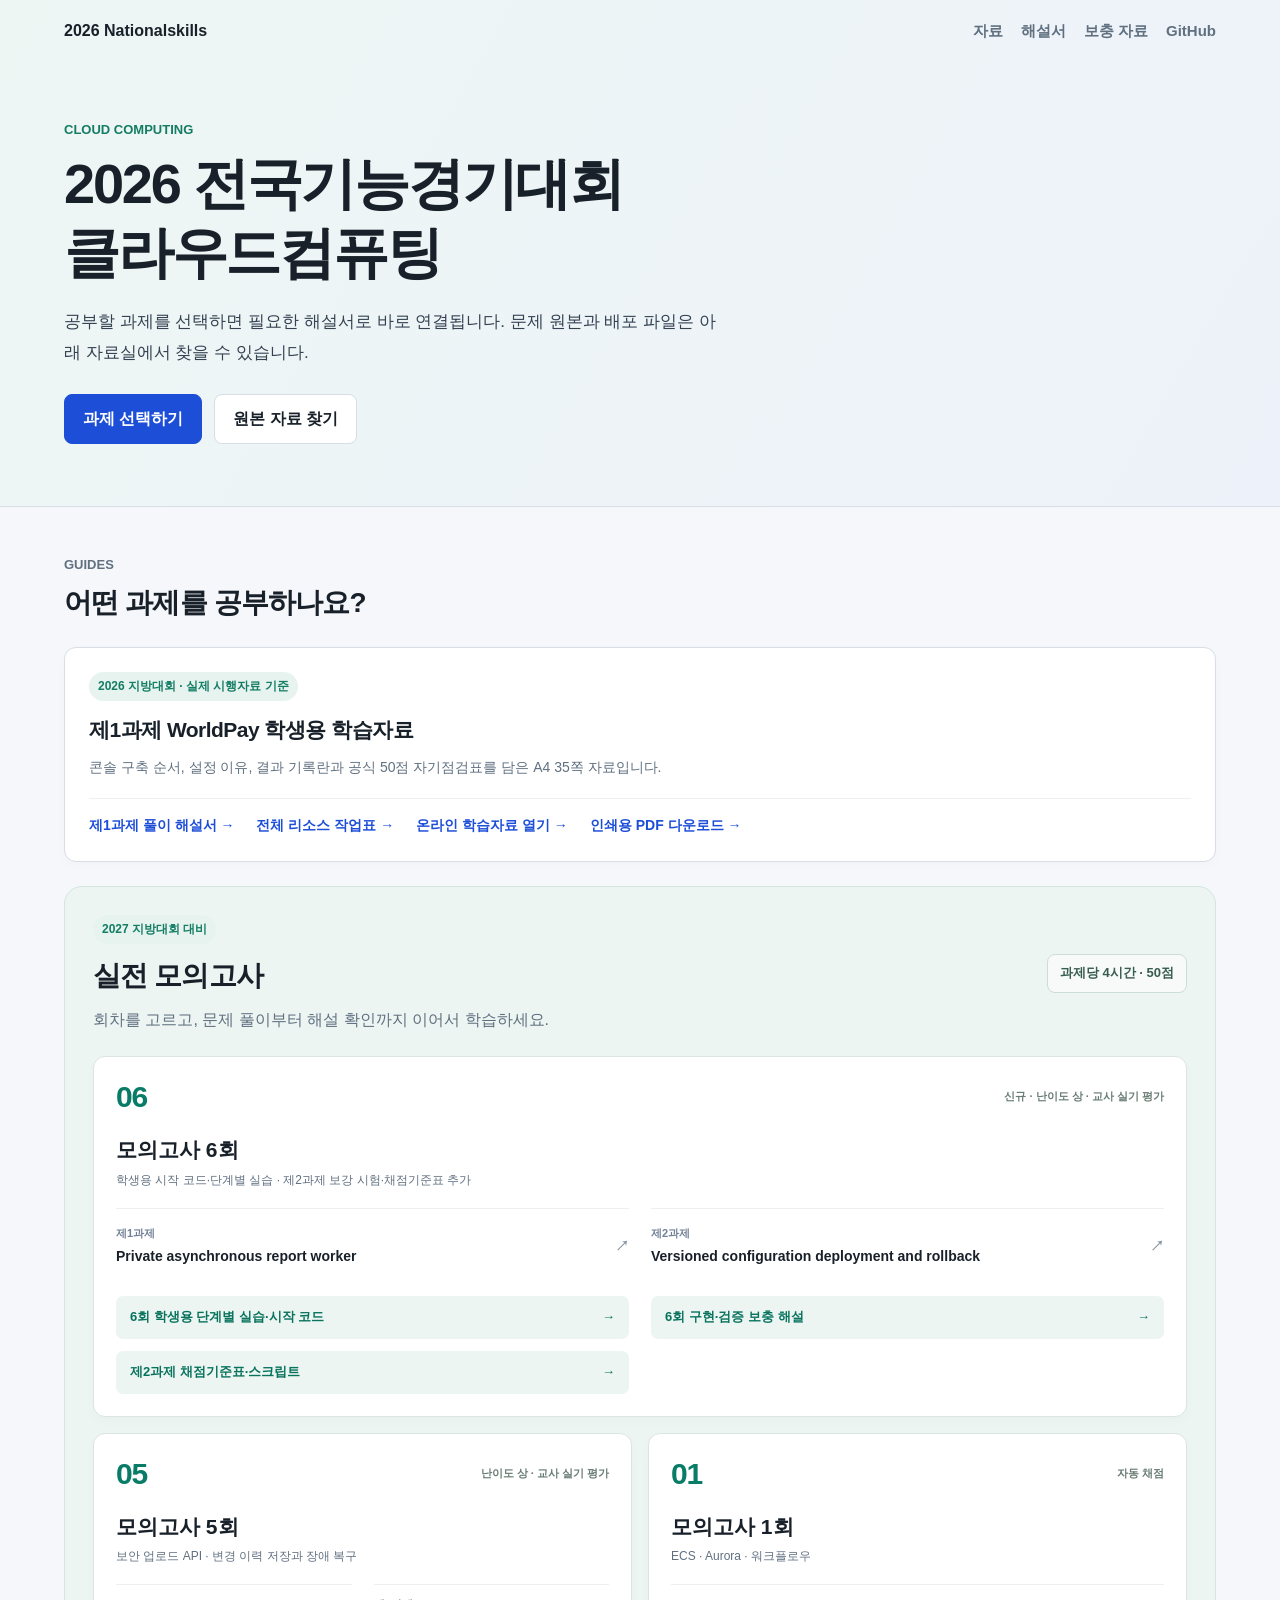
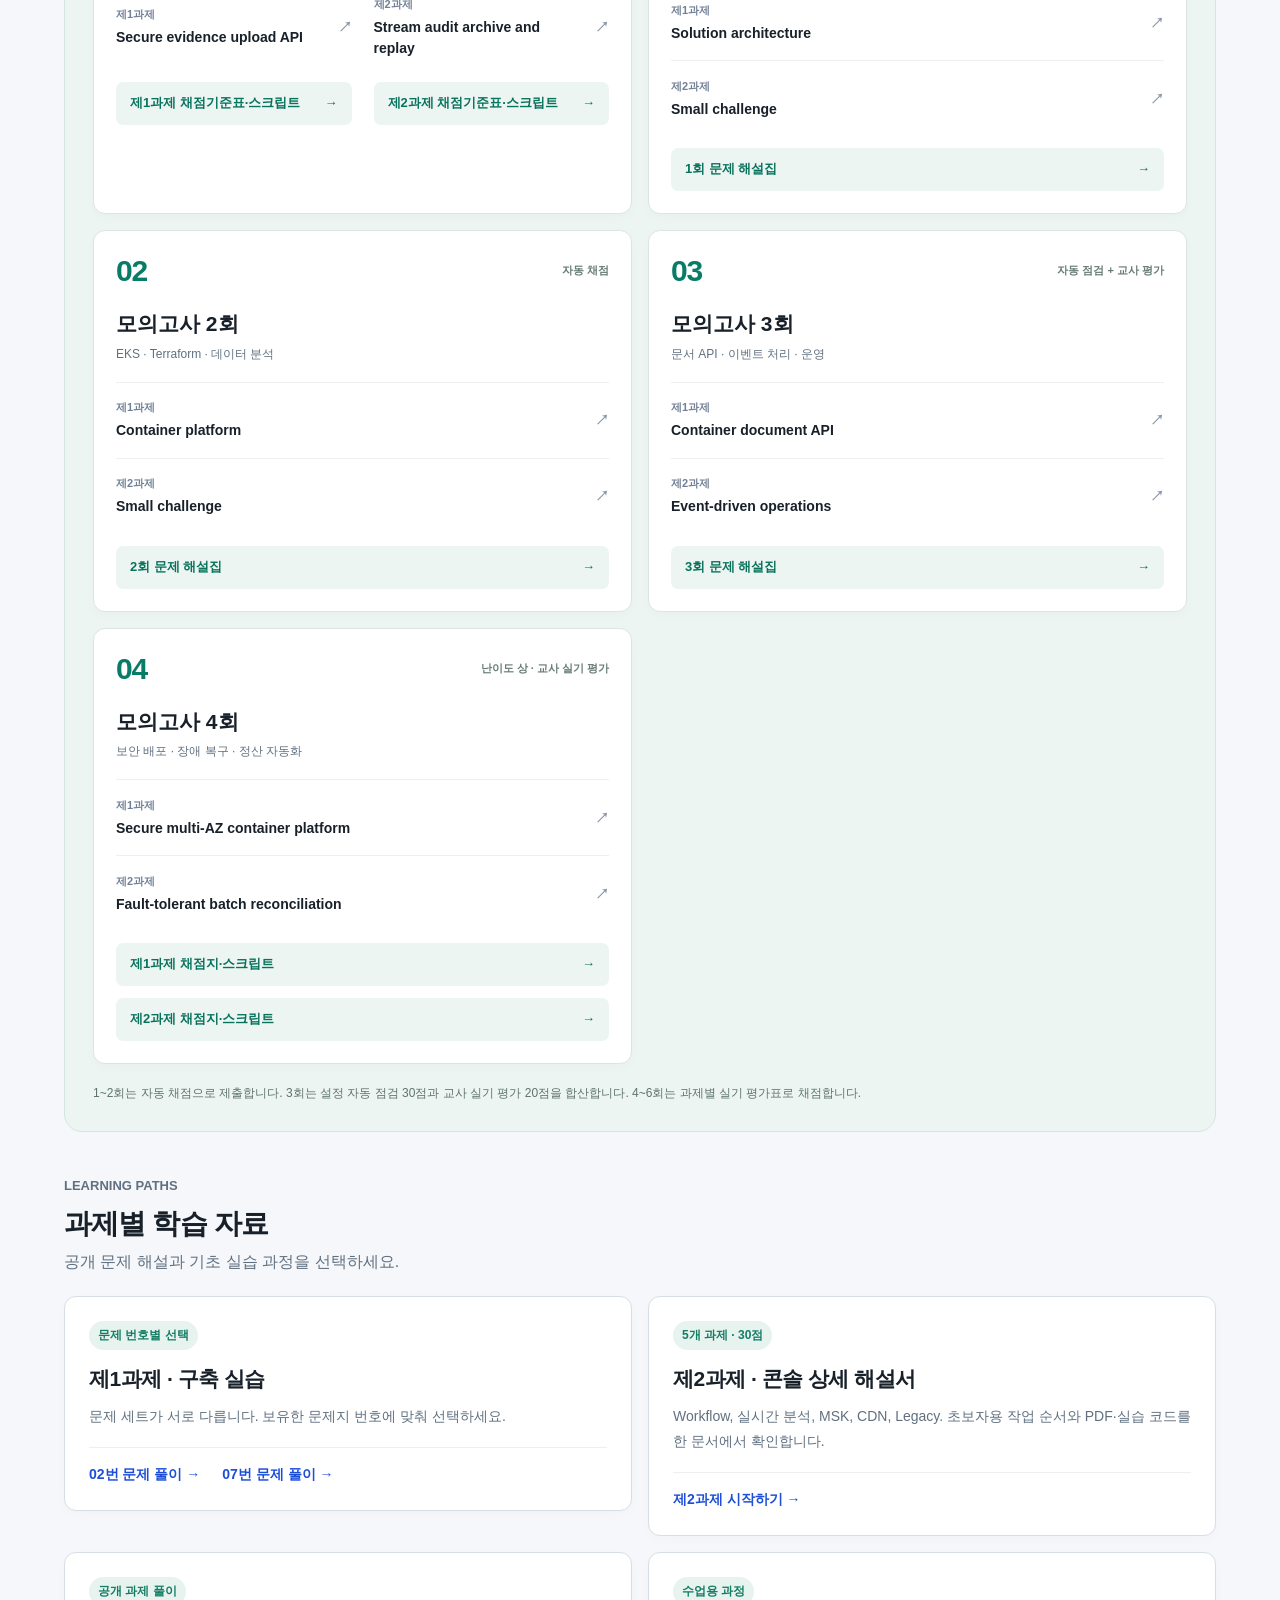
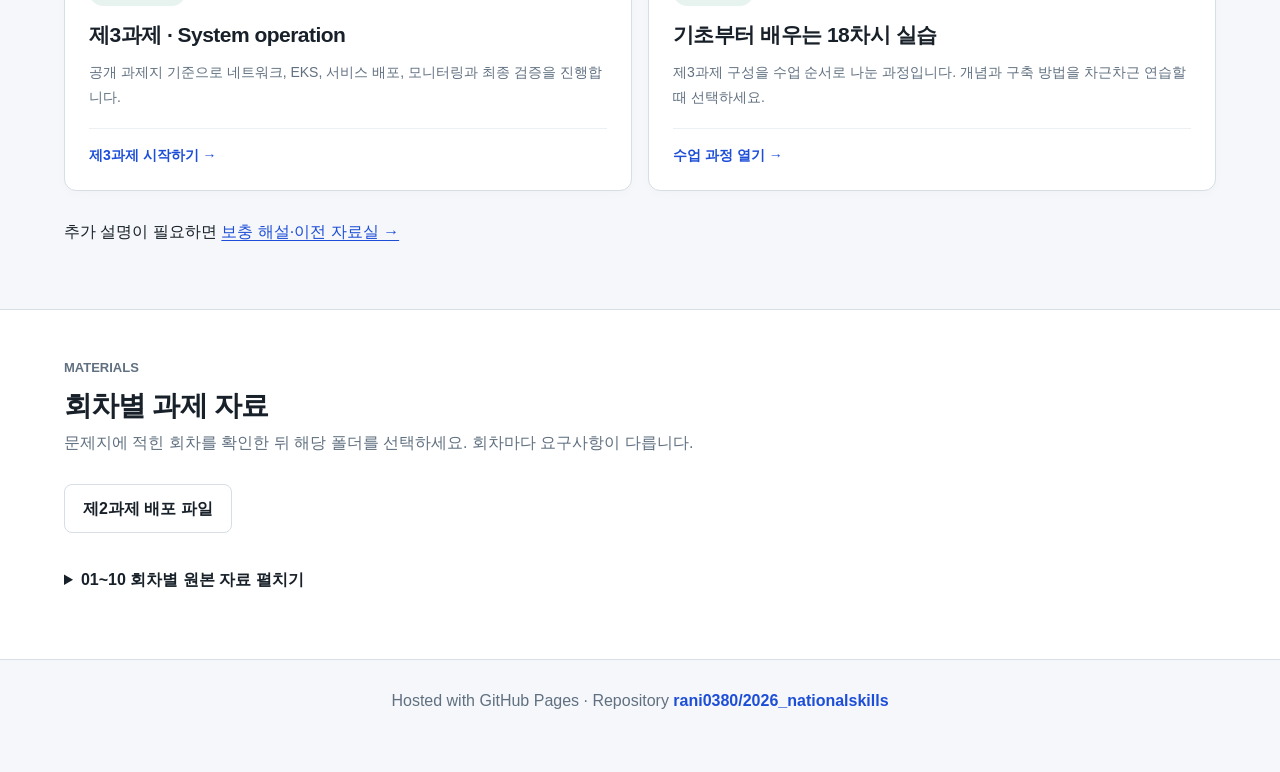
<file: index.html>
<!doctype html>
<html lang="ko">
  <head>
    <meta charset="utf-8">
    <meta name="viewport" content="width=device-width, initial-scale=1">
    <title>2026 전국기능경기대회 클라우드컴퓨팅</title>
    <meta
      name="description"
      content="2026 전국기능경기대회 클라우드컴퓨팅 과제 자료, 풀이해설서, 이론설명서 모음">
    <link rel="stylesheet" href="assets/site.css">
  <style>
/* Homepage layout */
.home-page { background:#f5f7fa; }
.home-page .site-header { background:linear-gradient(120deg,#eef6f4 0%,#edf2fa 100%); }
.home-page .nav,.home-page .hero,.home-page .section { max-width:1200px; }
.home-page .hero { padding:58px 24px 62px; }
.home-page .hero h1 { font-size:clamp(32px,4.4vw,56px); line-height:1.22; letter-spacing:-.04em; }
.home-page .hero-copy { max-width:660px; font-size:17px; line-height:1.8; }
.home-page .hero-actions { margin-top:26px; }
.home-page .section { padding-top:48px; padding-bottom:48px; }
.home-page .section-heading h2 { font-size:28px; letter-spacing:-.03em; }
.home-page .guide-grid { display:block; }
.mock-section { padding:28px; border:1px solid #d4e4df; border-radius:18px; background:#edf5f2; }
.mock-heading { display:flex; justify-content:space-between; gap:20px; align-items:center; margin-bottom:24px; }
.mock-heading h3 { margin:10px 0 8px; font-size:28px; letter-spacing:-.03em; }
.mock-heading p { margin:0; color:var(--muted); }
.exam-meta { flex-shrink:0; padding:8px 12px; border:1px solid #ccddd6; border-radius:8px; background:#ffffff90; font-size:13px; color:#385c50; font-weight:700; }
.round-grid { display:grid; grid-template-columns:repeat(2,minmax(0,1fr)); gap:16px; }
.round-card { min-width:0; padding:22px; border:1px solid #dce5e1; border-radius:12px; background:white; box-shadow:0 4px 12px #173c2b05; }
.round-top { display:flex; align-items:center; justify-content:space-between; gap:8px; }
.round-number { color:#087c66; font-size:30px; font-weight:800; line-height:1.2; letter-spacing:-.04em; }
.round-grading { color:#687c73; font-size:11px; font-weight:700; }
.round-card h4 { margin:18px 0 4px; font-size:21px; }
.round-description { margin:0 0 18px; color:var(--muted); font-size:12px; }
.exam-link { display:flex; align-items:center; justify-content:space-between; gap:12px; min-height:76px; padding:12px 0; border-top:1px solid #edf0f3; font-size:14px; font-weight:650; line-height:1.45; overflow-wrap:anywhere; }
.exam-link small { display:block; margin-bottom:4px; color:#728096; font-size:11px; font-weight:600; }
.exam-link>span:last-child { color:#8895a5; }
.exam-link:hover { color:var(--blue); }
.solution-link { display:flex; align-items:center; justify-content:space-between; gap:10px; margin-top:12px; padding:11px 14px; border-radius:7px; background:#edf5f2; color:#08735d; font-size:13px; font-weight:800; }
.solution-link:hover { background:#dceee6; }
.round-grid .latest-round { grid-column: 1 / -1; }
.latest-round-links { display:grid; grid-template-columns:repeat(2,minmax(0,1fr)); gap:0 22px; }
@media(max-width:720px) {
  .latest-round-links { grid-template-columns:1fr; }
}
.grading-note { margin:20px 0 0; color:#5e746a; font-size:12px; }
.home-page .course-heading { margin-top:44px; margin-bottom:22px; }
.home-page .course-grid { display:grid; grid-template-columns:repeat(2,minmax(0,1fr)); gap:16px; align-items:start; }
.home-page .guide-card { min-height:0; justify-content:flex-start; gap:18px; padding:24px; border-radius:12px; box-shadow:0 3px 12px #172c4805; }
.home-page .guide-card h3 { margin:12px 0 8px; font-size:21px; letter-spacing:-.025em; }
.home-page .guide-card p { margin:0; font-size:14px; line-height:1.8; }
.home-page .guide-actions { flex-direction:row; flex-wrap:wrap; gap:10px 22px; padding-top:15px; border-top:1px solid #edf0f3; }
.home-page .guide-actions a { font-size:14px; }
.home-page .band { max-width:none; padding-left:max(24px,calc((100vw - 1200px)/2 + 24px)); padding-right:max(24px,calc((100vw - 1200px)/2 + 24px)); }
.home-page .material-card { min-height:150px; border-radius:10px; }
@media(max-width:900px) {
  .round-grid { gap:12px; }
  .round-card { padding:16px; }
  .mock-section { padding:22px; }
}
@media(max-width:720px) {
  .round-grid { grid-template-columns:1fr; }
  .mock-heading { align-items:flex-start; flex-direction:column; gap:14px; }
  .round-card { padding:20px; }
  .home-page .course-grid { grid-template-columns:1fr; }
  .home-page .hero { padding-top:38px; padding-bottom:42px; }
  .home-page .section { padding-top:34px; padding-bottom:34px; }
  .mock-section { padding:18px; }
  .round-card h4 { margin-top:10px; }
  .exam-link { min-height:68px; }
  .home-page .nav-links { flex-wrap:wrap; gap:10px 18px; }
}
@media(prefers-reduced-motion:reduce) {
  .home-page { scroll-behavior:auto; }
  html:has(.home-page) { scroll-behavior:auto; }
  .home-page .material-card { transition:none; }
}
</style>
  </head>
  <body class="home-page">
    <header class="site-header">
      <nav class="nav" aria-label="주요 링크">
        <a class="brand" href="./">2026 Nationalskills</a>
        <div class="nav-links">
          <a href="#materials">자료</a>
          <a href="#guides">해설서</a>
          <a href="library.html">보충 자료</a>
          <a href="https://github.com/rani0380/2026_nationalskills">GitHub</a>
        </div>
      </nav>

      <section class="hero" aria-labelledby="hero-title">
        <p class="eyebrow">Cloud Computing</p>
        <h1 id="hero-title">
          <span>2026 전국기능경기대회</span>
          <span>클라우드컴퓨팅</span>
        </h1>
        <p class="hero-copy">
          공부할 과제를 선택하면 필요한 해설서로 바로 연결됩니다. 문제 원본과 배포 파일은 아래 자료실에서 찾을 수 있습니다.
        </p>
        <div class="hero-actions" aria-label="빠른 이동"><a class="button primary" href="#guides">과제 선택하기</a><a class="button" href="#materials">원본 자료 찾기</a></div>
      </section>
    </header>

    <main>
      <section class="section" id="guides" aria-labelledby="guides-title">
        <div class="section-heading">
          <p class="section-kicker">Guides</p>
          <h2 id="guides-title">어떤 과제를 공부하나요?</h2>
        </div>

        <div class="guide-grid">
<article class="guide-card" style="margin-bottom:24px"><div><span class="badge">2026 지방대회 · 실제 시행자료 기준</span><h3>제1과제 WorldPay 학생용 학습자료</h3><p>콘솔 구축 순서, 설정 이유, 결과 기록란과 공식 50점 자기점검표를 담은 A4 35쪽 자료입니다.</p></div><div class="guide-actions"><a href="guide.html?doc=local2026t1solutions">제1과제 풀이 해설서 →</a><a href="guide.html?doc=local2026resources">전체 리소스 작업표 →</a><a href="guide.html?doc=local2026t1worksheet">온라인 학습자료 열기 →</a><a href="downloads/worksheets/2026-local-task1-student.pdf" download>인쇄용 PDF 다운로드 →</a></div></article>
<section class="mock-section" aria-labelledby="mock-title">
  <div class="mock-heading"><div><span class="badge">2027 지방대회 대비</span><h3 id="mock-title">실전 모의고사</h3><p>회차를 고르고, 문제 풀이부터 해설 확인까지 이어서 학습하세요.</p></div><span class="exam-meta">과제당 4시간 · 50점</span></div>
  <div class="round-grid">
    <article class="round-card latest-round">
      <div class="round-top"><span class="round-number">06</span><span class="round-grading">신규 · 난이도 상 · 교사 실기 평가</span></div>
      <h4>모의고사 6회</h4><p class="round-description">학생용 시작 코드·단계별 실습 · 제2과제 보강 시험·채점기준표 추가</p>
      <div class="latest-round-links">
        <a class="exam-link" href="guide.html?doc=mock6t1"><span><small>제1과제</small>Private asynchronous report worker</span><span aria-hidden="true">↗</span></a>
        <a class="exam-link" href="guide.html?doc=mock6t2"><span><small>제2과제</small>Versioned configuration deployment and rollback</span><span aria-hidden="true">↗</span></a>
        <a class="solution-link" href="guide.html?doc=mock6lab">6회 학생용 단계별 실습·시작 코드 <span aria-hidden="true">→</span></a>
        <a class="solution-link" href="guide.html?doc=mock6solutions">6회 구현·검증 보충 해설 <span aria-hidden="true">→</span></a>
        <a class="solution-link" href="guide.html?doc=mock6mark2">제2과제 채점기준표·스크립트 <span aria-hidden="true">→</span></a>
      </div>
    </article>
    <article class="round-card">
      <div class="round-top"><span class="round-number">05</span><span class="round-grading">난이도 상 · 교사 실기 평가</span></div>
      <h4>모의고사 5회</h4><p class="round-description">보안 업로드 API · 변경 이력 저장과 장애 복구</p>
      <div class="latest-round-links">
        <a class="exam-link" href="guide.html?doc=mock5t1"><span><small>제1과제</small>Secure evidence upload API</span><span aria-hidden="true">↗</span></a>
        <a class="exam-link" href="guide.html?doc=mock5t2"><span><small>제2과제</small>Stream audit archive and replay</span><span aria-hidden="true">↗</span></a>
        <a class="solution-link" href="guide.html?doc=mock5mark1">제1과제 채점기준표·스크립트 <span aria-hidden="true">→</span></a>
        <a class="solution-link" href="guide.html?doc=mock5mark2">제2과제 채점기준표·스크립트 <span aria-hidden="true">→</span></a>
      </div>
    </article>
    <article class="round-card">
      <div class="round-top"><span class="round-number">01</span><span class="round-grading">자동 채점</span></div>
      <h4>모의고사 1회</h4><p class="round-description">ECS · Aurora · 워크플로우</p>
      <a class="exam-link" href="guide.html?doc=mock1t1"><span><small>제1과제</small>Solution architecture</span><span aria-hidden="true">↗</span></a>
      <a class="exam-link" href="guide.html?doc=mock1t2"><span><small>제2과제</small>Small challenge</span><span aria-hidden="true">↗</span></a>
      <a class="solution-link" href="guide.html?doc=mock1solutions">1회 문제 해설집 <span aria-hidden="true">→</span></a>
    </article>
    <article class="round-card">
      <div class="round-top"><span class="round-number">02</span><span class="round-grading">자동 채점</span></div>
      <h4>모의고사 2회</h4><p class="round-description">EKS · Terraform · 데이터 분석</p>
      <a class="exam-link" href="guide.html?doc=mock2t1"><span><small>제1과제</small>Container platform</span><span aria-hidden="true">↗</span></a>
      <a class="exam-link" href="guide.html?doc=mock2t2"><span><small>제2과제</small>Small challenge</span><span aria-hidden="true">↗</span></a>
      <a class="solution-link" href="guide.html?doc=mock2solutions">2회 문제 해설집 <span aria-hidden="true">→</span></a>
    </article>
    <article class="round-card">
      <div class="round-top"><span class="round-number">03</span><span class="round-grading">자동 점검 + 교사 평가</span></div>
      <h4>모의고사 3회</h4><p class="round-description">문서 API · 이벤트 처리 · 운영</p>
      <a class="exam-link" href="guide.html?doc=mock3t1"><span><small>제1과제</small>Container document API</span><span aria-hidden="true">↗</span></a>
      <a class="exam-link" href="guide.html?doc=mock3t2"><span><small>제2과제</small>Event-driven operations</span><span aria-hidden="true">↗</span></a>
      <a class="solution-link" href="guide.html?doc=mock3solutions">3회 문제 해설집 <span aria-hidden="true">→</span></a>
    </article>
    <article class="round-card">
      <div class="round-top"><span class="round-number">04</span><span class="round-grading">난이도 상 · 교사 실기 평가</span></div>
      <h4>모의고사 4회</h4><p class="round-description">보안 배포 · 장애 복구 · 정산 자동화</p>
      <a class="exam-link" href="guide.html?doc=mock4t1"><span><small>제1과제</small>Secure multi-AZ container platform</span><span aria-hidden="true">↗</span></a>
      <a class="exam-link" href="guide.html?doc=mock4t2"><span><small>제2과제</small>Fault-tolerant batch reconciliation</span><span aria-hidden="true">↗</span></a>
      <a class="solution-link" href="guide.html?doc=mock4mark1">제1과제 채점지·스크립트 <span aria-hidden="true">→</span></a>
      <a class="solution-link" href="guide.html?doc=mock4mark2">제2과제 채점지·스크립트 <span aria-hidden="true">→</span></a>
    </article></div>
  <p class="grading-note">1~2회는 자동 채점으로 제출합니다. 3회는 설정 자동 점검 30점과 교사 실기 평가 20점을 합산합니다. 4~6회는 과제별 실기 평가표로 채점합니다.</p>
</section></div><div class="section-heading course-heading"><p class="section-kicker">Learning paths</p><h2>과제별 학습 자료</h2><p>공개 문제 해설과 기초 실습 과정을 선택하세요.</p></div><div class="guide-grid course-grid">
<article class="guide-card"><div><span class="badge">문제 번호별 선택</span><h3>제1과제 · 구축 실습</h3><p>문제 세트가 서로 다릅니다. 보유한 문제지 번호에 맞춰 선택하세요.</p></div><div class="guide-actions"><a href="guide.html?doc=task02first">02번 문제 풀이 →</a><a href="guide.html?doc=task07first">07번 문제 풀이 →</a></div></article>
<article class="guide-card"><div><span class="badge">5개 과제 · 30점</span><h3>제2과제 · 콘솔 상세 해설서</h3><p>Workflow, 실시간 분석, MSK, CDN, Legacy. 초보자용 작업 순서와 PDF·실습 코드를 한 문서에서 확인합니다.</p></div><div class="guide-actions"><a href="day2-console-guide/">제2과제 시작하기 →</a></div></article>
<article class="guide-card"><div><span class="badge">공개 과제 풀이</span><h3>제3과제 · System operation</h3><p>공개 과제지 기준으로 네트워크, EKS, 서비스 배포, 모니터링과 최종 검증을 진행합니다.</p></div><div class="guide-actions"><a href="day3-system-operation/">제3과제 시작하기 →</a></div></article>
<article class="guide-card"><div><span class="badge">수업용 과정</span><h3>기초부터 배우는 18차시 실습</h3><p>제3과제 구성을 수업 순서로 나눈 과정입니다. 개념과 구축 방법을 차근차근 연습할 때 선택하세요.</p></div><div class="guide-actions"><a href="cloud-course/">수업 과정 열기 →</a></div></article>
        </div>
        <p class="library-link">추가 설명이 필요하면 <a href="library.html">보충 해설·이전 자료실 →</a></p>
      </section>

      <section class="section band" id="materials" aria-labelledby="materials-title">
        <div class="section-heading">
          <p class="section-kicker">Materials</p>
          <h2 id="materials-title">회차별 과제 자료</h2>
          <p>문제지에 적힌 회차를 확인한 뒤 해당 폴더를 선택하세요. 회차마다 요구사항이 다릅니다.</p>
        </div>

        <p><a class="button" href="https://github.com/rani0380/2026_nationalskills/tree/main/day2_release_files">제2과제 배포 파일</a></p>
        <details class="archive-disclosure"><summary>01~10 회차별 원본 자료 펼치기</summary><div class="material-grid">
          <a class="material-card featured" href="https://github.com/rani0380/2026_nationalskills/tree/main/03">
            <span class="number">03</span>
            <strong>자료 03</strong>
            <span>EKS, Lambda, CloudFront, WAF, Observability 중심 자료</span>
          </a>
          <a class="material-card" href="https://github.com/rani0380/2026_nationalskills/tree/main/01">
            <span class="number">01</span>
            <strong>자료 01</strong>
            <span>문제지, 배포파일, 채점기준</span>
          </a>
          <a class="material-card" href="https://github.com/rani0380/2026_nationalskills/tree/main/02">
            <span class="number">02</span>
            <strong>자료 02</strong>
            <span>1과제와 2과제 구성 자료</span>
          </a>
          <a class="material-card" href="https://github.com/rani0380/2026_nationalskills/tree/main/04">
            <span class="number">04</span>
            <strong>자료 04</strong>
            <span>분할 출제 기준 포함 압축 자료</span>
          </a>
          <a class="material-card" href="https://github.com/rani0380/2026_nationalskills/tree/main/05">
            <span class="number">05</span>
            <strong>자료 05</strong>
            <span>클라우드컴퓨팅 압축 자료</span>
          </a>
          <a class="material-card" href="https://github.com/rani0380/2026_nationalskills/tree/main/06">
            <span class="number">06</span>
            <strong>자료 06</strong>
            <span>광주 전국대회 버전별 자료</span>
          </a>
          <a class="material-card" href="https://github.com/rani0380/2026_nationalskills/tree/main/07">
            <span class="number">07</span>
            <strong>자료 07</strong>
            <span>추가 실습 및 검증 자료</span>
          </a>
          <a class="material-card" href="https://github.com/rani0380/2026_nationalskills/tree/main/08">
            <span class="number">08</span>
            <strong>자료 08</strong>
            <span>보조 과제 자료</span>
          </a>
          <a class="material-card" href="https://github.com/rani0380/2026_nationalskills/tree/main/09">
            <span class="number">09</span>
            <strong>자료 09</strong>
            <span>대량 예제와 스크립트 자료</span>
          </a>
          <a class="material-card" href="https://github.com/rani0380/2026_nationalskills/tree/main/10">
            <span class="number">10</span>
            <strong>자료 10</strong>
            <span>추가 회차 자료</span>
          </a>
        </div>
        </details>
      </section>

    </main>

    <footer class="footer">
      <p>Hosted with GitHub Pages · Repository <a href="https://github.com/rani0380/2026_nationalskills">rani0380/2026_nationalskills</a></p>
    </footer>
  </body>
</html>
</file>
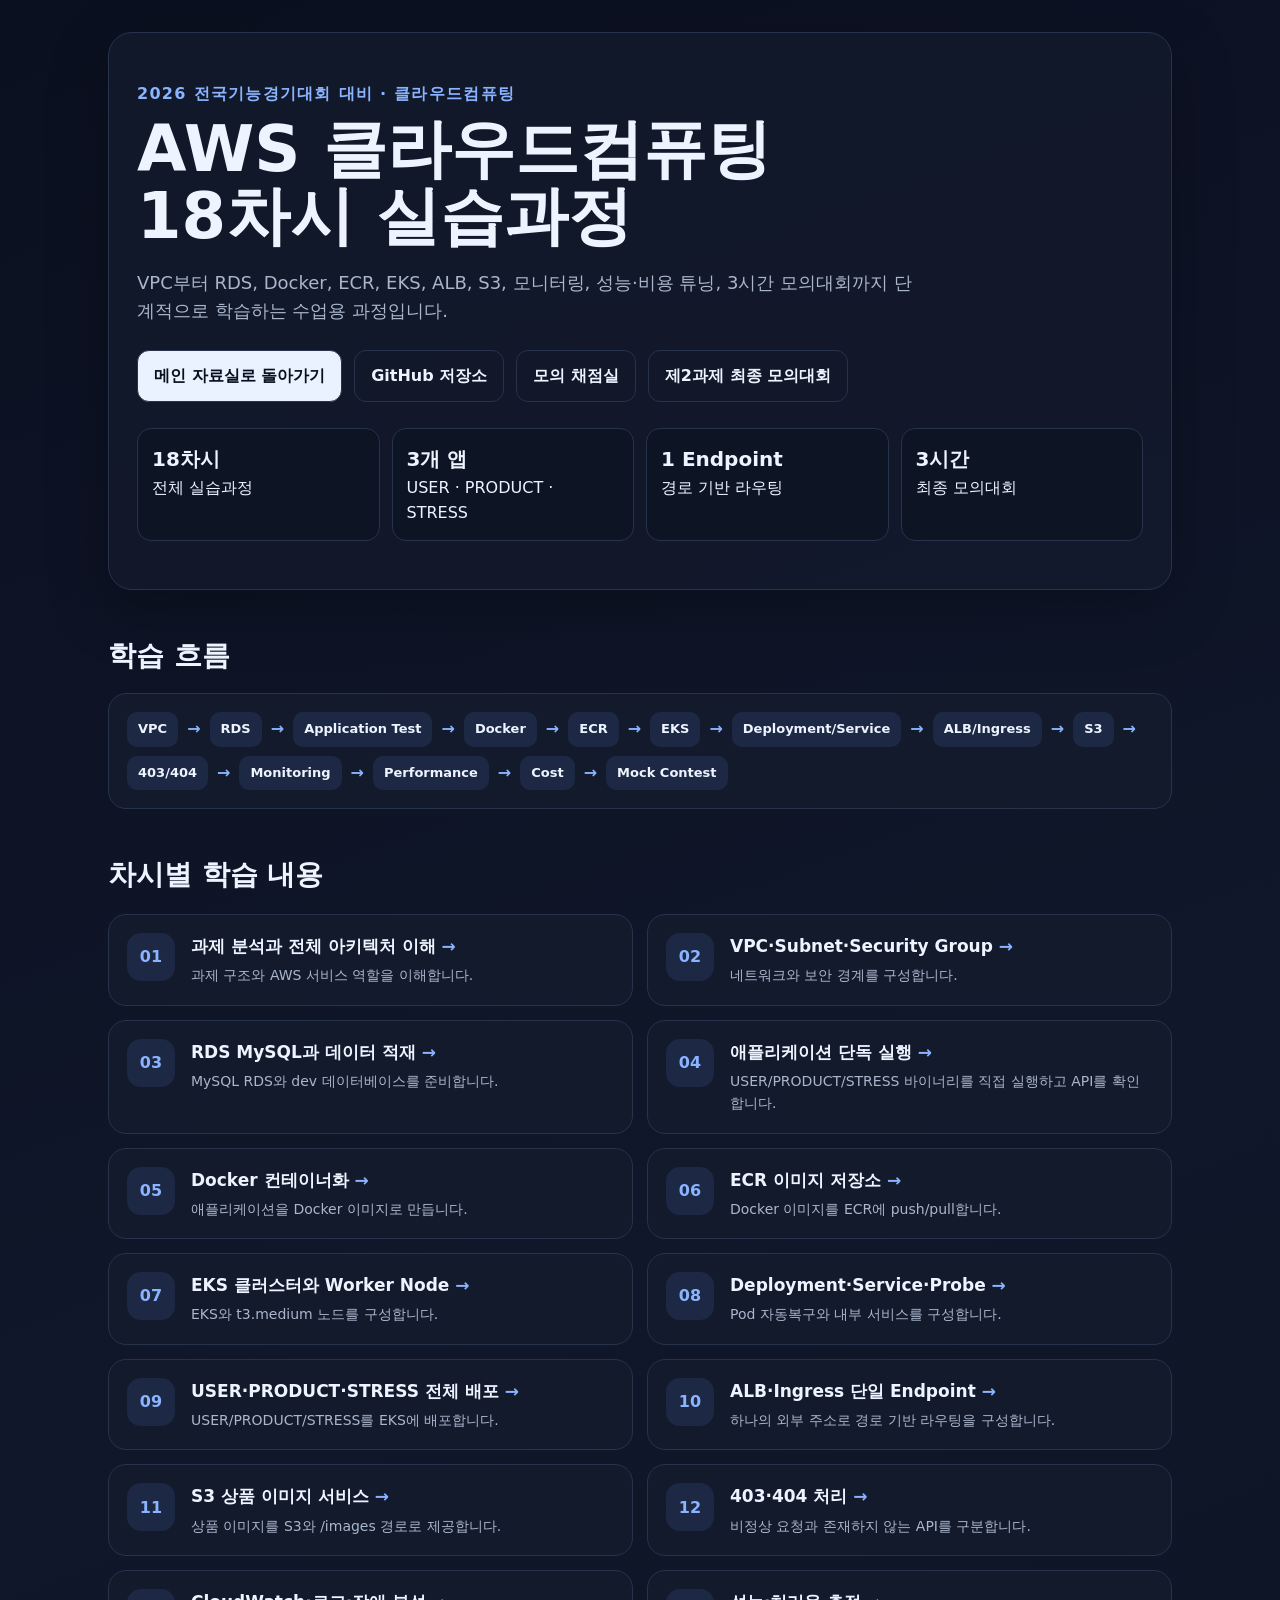
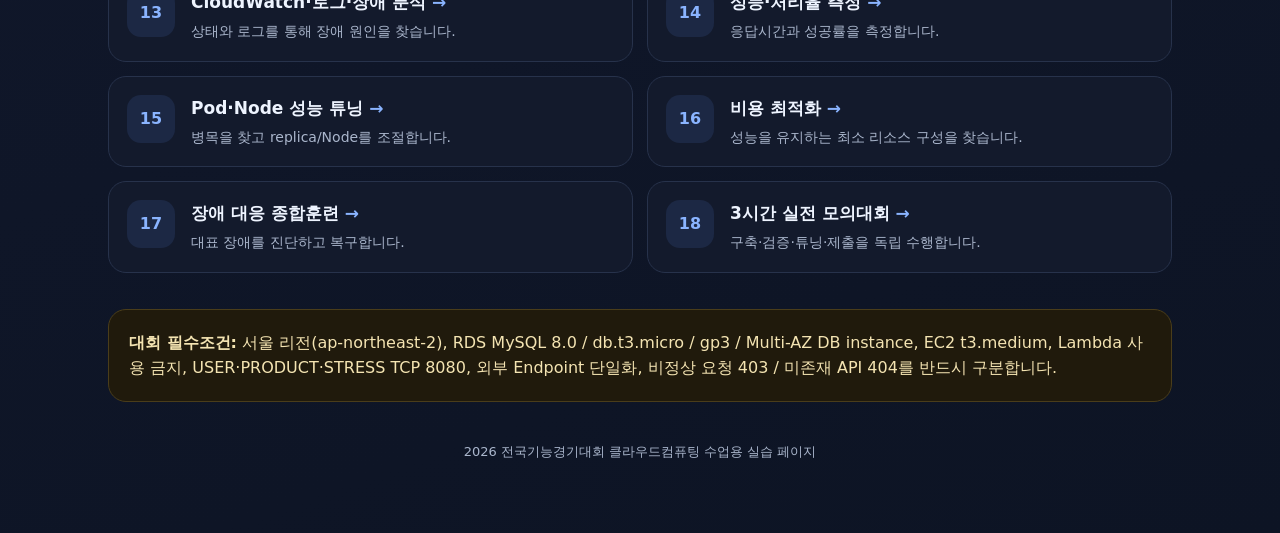
<file: cloud-course/index.html>
<!doctype html>
<html lang="ko">
<head>
<meta charset="utf-8">
<meta name="viewport" content="width=device-width, initial-scale=1">
<title>AWS 클라우드컴퓨팅 18차시 실습과정</title>
<style>
:root{--bg:#0b1020;--panel:#131a2c;--text:#eef4ff;--muted:#aab6cc;--line:#27324b;--accent:#8ab4ff}*{box-sizing:border-box}body{margin:0;font-family:system-ui,-apple-system,"Noto Sans KR","Malgun Gothic",sans-serif;background:linear-gradient(160deg,#0b1020,#10172a 55%,#0d1424);color:var(--text);line-height:1.6}.wrap{max-width:1100px;margin:auto;padding:32px 18px 70px}.hero{padding:48px 28px;border:1px solid var(--line);border-radius:24px;background:rgba(19,26,44,.88);box-shadow:0 18px 60px rgba(0,0,0,.25)}.eyebrow{color:var(--accent);font-weight:700;letter-spacing:.08em}h1{font-size:clamp(34px,6vw,64px);line-height:1.05;margin:.15em 0}.lead{font-size:18px;color:var(--muted);max-width:780px}.actions{display:flex;flex-wrap:wrap;gap:12px;margin-top:24px}.btn{display:inline-block;padding:12px 16px;border-radius:12px;text-decoration:none;font-weight:700;border:1px solid var(--line);color:#08101f;background:#eaf2ff}.btn.alt{color:var(--text);background:transparent}.info{display:grid;grid-template-columns:repeat(4,1fr);gap:12px;margin-top:26px}.pill{background:#0d1424;border:1px solid var(--line);border-radius:14px;padding:14px}.pill b{display:block;font-size:20px}h2{font-size:28px;margin:44px 0 16px}.grid{display:grid;grid-template-columns:repeat(2,1fr);gap:14px}.card{display:flex;gap:16px;background:var(--panel);border:1px solid var(--line);border-radius:18px;padding:18px}.num{min-width:48px;height:48px;border-radius:14px;background:#1c2844;display:grid;place-items:center;font-weight:800;color:var(--accent)}h3{margin:0 0 4px;font-size:17px}.card p{margin:0;color:var(--muted);font-size:14px}.notice{margin-top:36px;padding:20px;border-radius:18px;border:1px solid #4a3d1a;background:#201a0c;color:#f4e4b2}footer{margin-top:40px;color:var(--muted);font-size:13px;text-align:center}@media(max-width:750px){.info{grid-template-columns:repeat(2,1fr)}.grid{grid-template-columns:1fr}.hero{padding:30px 20px}}
</style>
</head>
<body><div class="wrap">
<section class="hero"><div class="eyebrow">2026 전국기능경기대회 대비 · 클라우드컴퓨팅</div><h1>AWS 클라우드컴퓨팅<br>18차시 실습과정</h1><p class="lead">VPC부터 RDS, Docker, ECR, EKS, ALB, S3, 모니터링, 성능·비용 튜닝, 3시간 모의대회까지 단계적으로 학습하는 수업용 과정입니다.</p><div class="actions"><a class="btn" href="../">메인 자료실로 돌아가기</a><a class="btn alt" href="https://github.com/rani0380/2026_nationalskills">GitHub 저장소</a></div><div class="info"><div class="pill"><b>18차시</b>전체 실습과정</div><div class="pill"><b>3개 앱</b>USER · PRODUCT · STRESS</div><div class="pill"><b>1 Endpoint</b>경로 기반 라우팅</div><div class="pill"><b>3시간</b>최종 모의대회</div></div></section>
<h2>차시별 학습 내용</h2><section class="grid">
<article class="card"><div class="num">01</div><div><h3>과제 분석과 전체 아키텍처 이해</h3><p>과제 구조와 AWS 서비스 역할을 이해합니다.</p></div></article>
<article class="card"><div class="num">02</div><div><h3>VPC·Subnet·Security Group</h3><p>네트워크와 보안 경계를 구성합니다.</p></div></article>
<article class="card"><div class="num">03</div><div><h3>RDS MySQL과 데이터 적재</h3><p>MySQL RDS와 dev 데이터베이스를 준비합니다.</p></div></article>
<article class="card"><div class="num">04</div><div><h3>애플리케이션 단독 실행</h3><p>USER/PRODUCT/STRESS 바이너리를 직접 실행하고 API를 확인합니다.</p></div></article>
<article class="card"><div class="num">05</div><div><h3>Docker 컨테이너화</h3><p>애플리케이션을 Docker 이미지로 만듭니다.</p></div></article>
<article class="card"><div class="num">06</div><div><h3>ECR 이미지 저장소</h3><p>Docker 이미지를 ECR에 push/pull합니다.</p></div></article>
<article class="card"><div class="num">07</div><div><h3>EKS 클러스터와 Worker Node</h3><p>EKS와 t3.medium 노드를 구성합니다.</p></div></article>
<article class="card"><div class="num">08</div><div><h3>Deployment·Service·Probe</h3><p>Pod 자동복구와 내부 서비스를 구성합니다.</p></div></article>
<article class="card"><div class="num">09</div><div><h3>세 애플리케이션 전체 배포</h3><p>USER/PRODUCT/STRESS를 EKS에 배포합니다.</p></div></article>
<article class="card"><div class="num">10</div><div><h3>ALB·Ingress 단일 Endpoint</h3><p>하나의 외부 주소로 경로 기반 라우팅을 구성합니다.</p></div></article>
<article class="card"><div class="num">11</div><div><h3>S3 상품 이미지 서비스</h3><p>상품 이미지를 S3와 /images 경로로 제공합니다.</p></div></article>
<article class="card"><div class="num">12</div><div><h3>403·404 처리</h3><p>비정상 요청과 존재하지 않는 API를 구분합니다.</p></div></article>
<article class="card"><div class="num">13</div><div><h3>CloudWatch·로그·장애 분석</h3><p>상태와 로그를 통해 장애 원인을 찾습니다.</p></div></article>
<article class="card"><div class="num">14</div><div><h3>성능·처리율 측정</h3><p>응답시간과 성공률을 측정합니다.</p></div></article>
<article class="card"><div class="num">15</div><div><h3>Pod·Node 성능 튜닝</h3><p>병목을 찾고 replica/Node를 조절합니다.</p></div></article>
<article class="card"><div class="num">16</div><div><h3>비용 최적화</h3><p>성능을 유지하는 최소 리소스 구성을 찾습니다.</p></div></article>
<article class="card"><div class="num">17</div><div><h3>장애 대응 종합훈련</h3><p>대표 장애를 진단하고 복구합니다.</p></div></article>
<article class="card"><div class="num">18</div><div><h3>3시간 실전 모의대회</h3><p>구축·검증·튜닝·제출을 독립 수행합니다.</p></div></article>
</section>
<section class="notice"><strong>대회 필수조건:</strong> 서울 리전(ap-northeast-2), RDS MySQL 8.0 / db.t3.micro / gp3 / Multi-AZ DB instance, EC2 t3.medium, Lambda 사용 금지, USER·PRODUCT·STRESS TCP 8080, 외부 Endpoint 단일화, 비정상 요청 403 / 미존재 API 404를 반드시 구분합니다.</section>
<footer>2026 전국기능경기대회 클라우드컴퓨팅 수업용 실습 페이지</footer>
</div><script src="course.js"></script><style>.card{cursor:pointer;transition:transform .18s ease,border-color .18s ease}.card:hover,.card:focus-visible{transform:translateY(-2px);border-color:var(--accent);outline:none}.card h3::after{content:"  →";color:var(--accent)}</style></body></html>
</file>
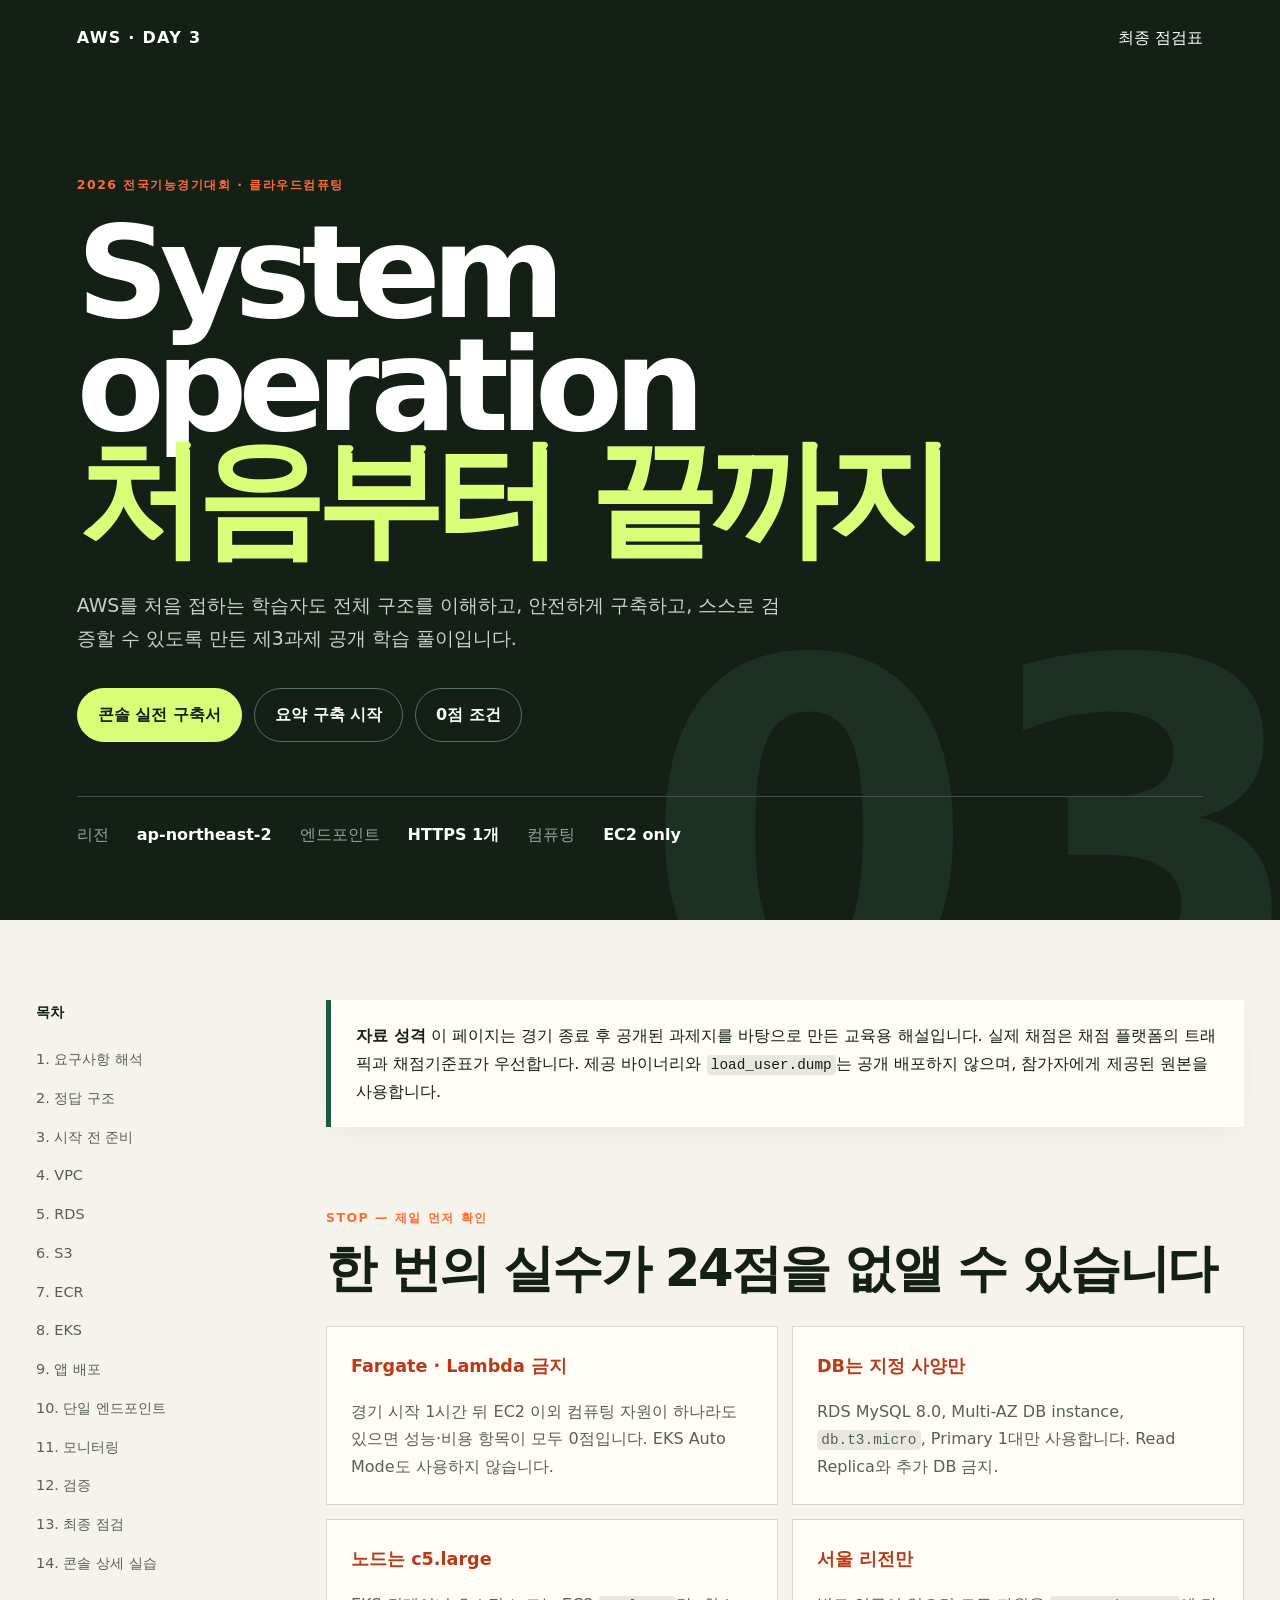
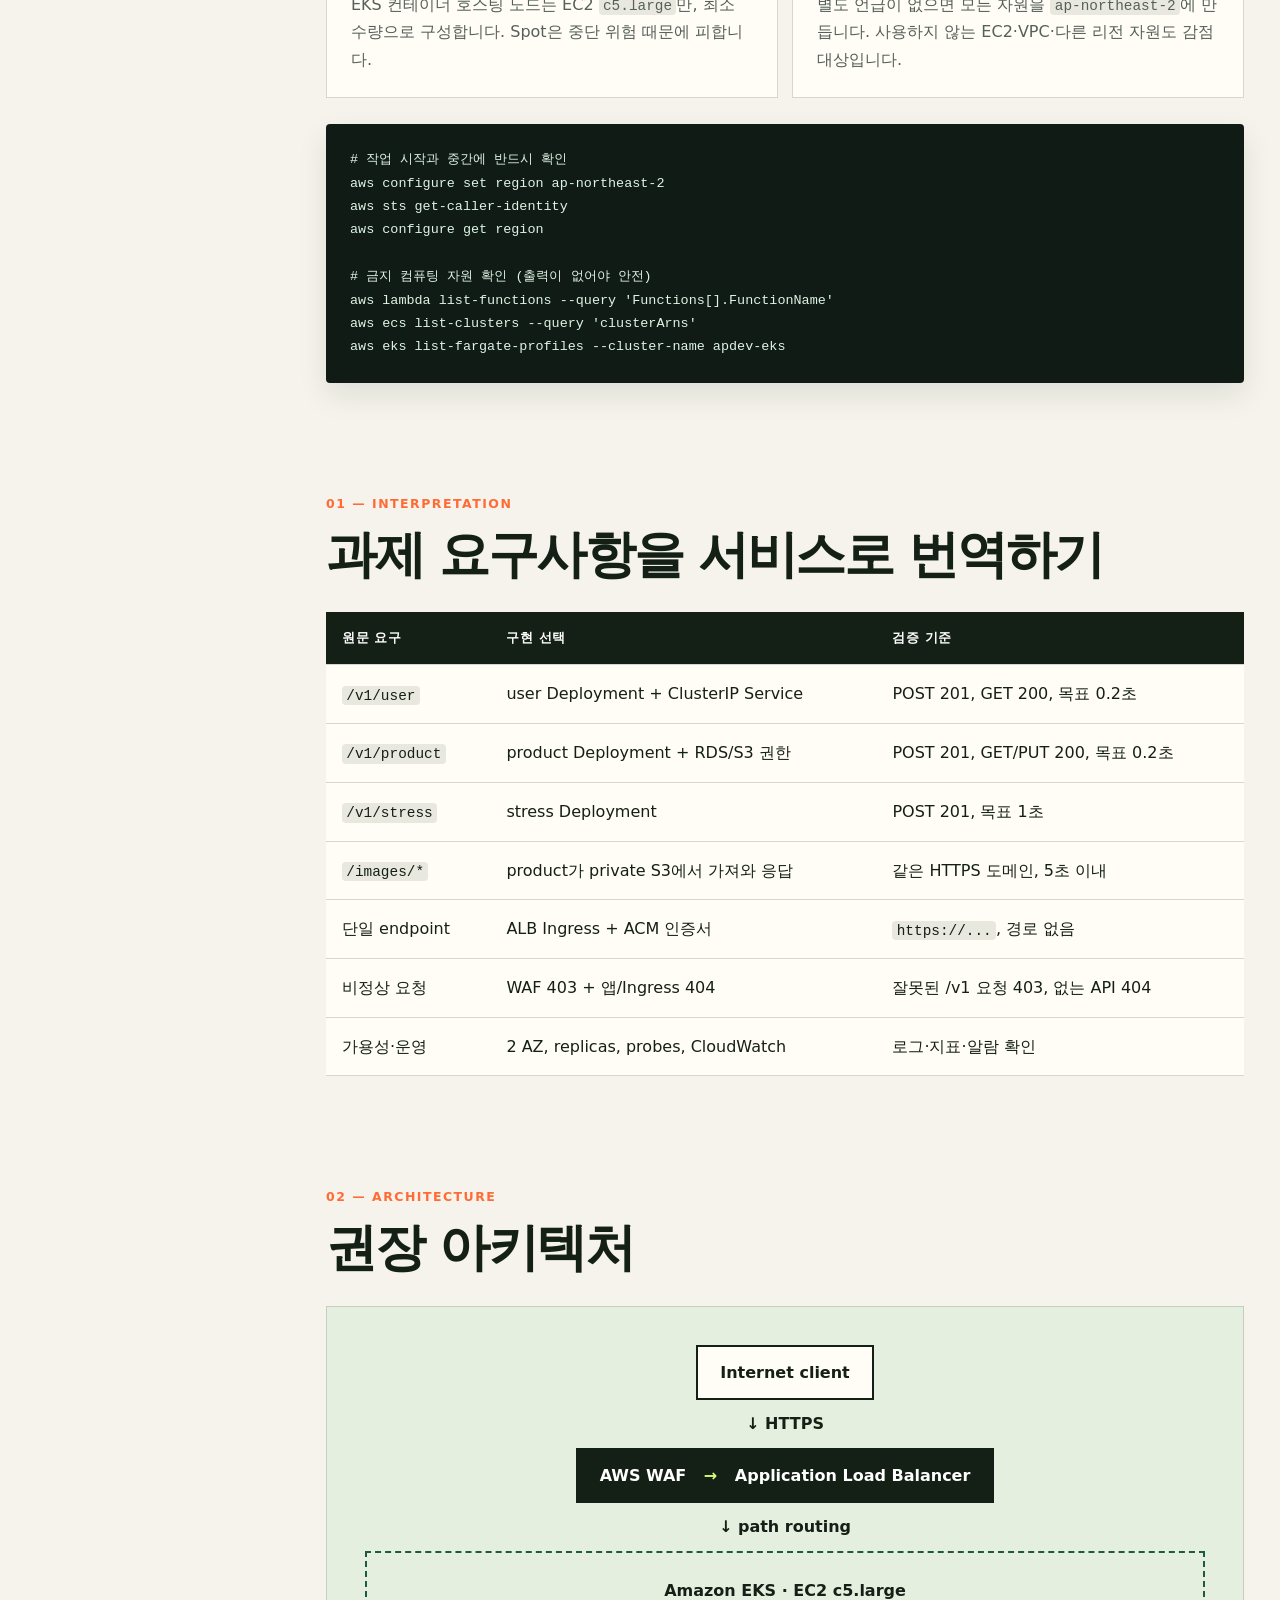
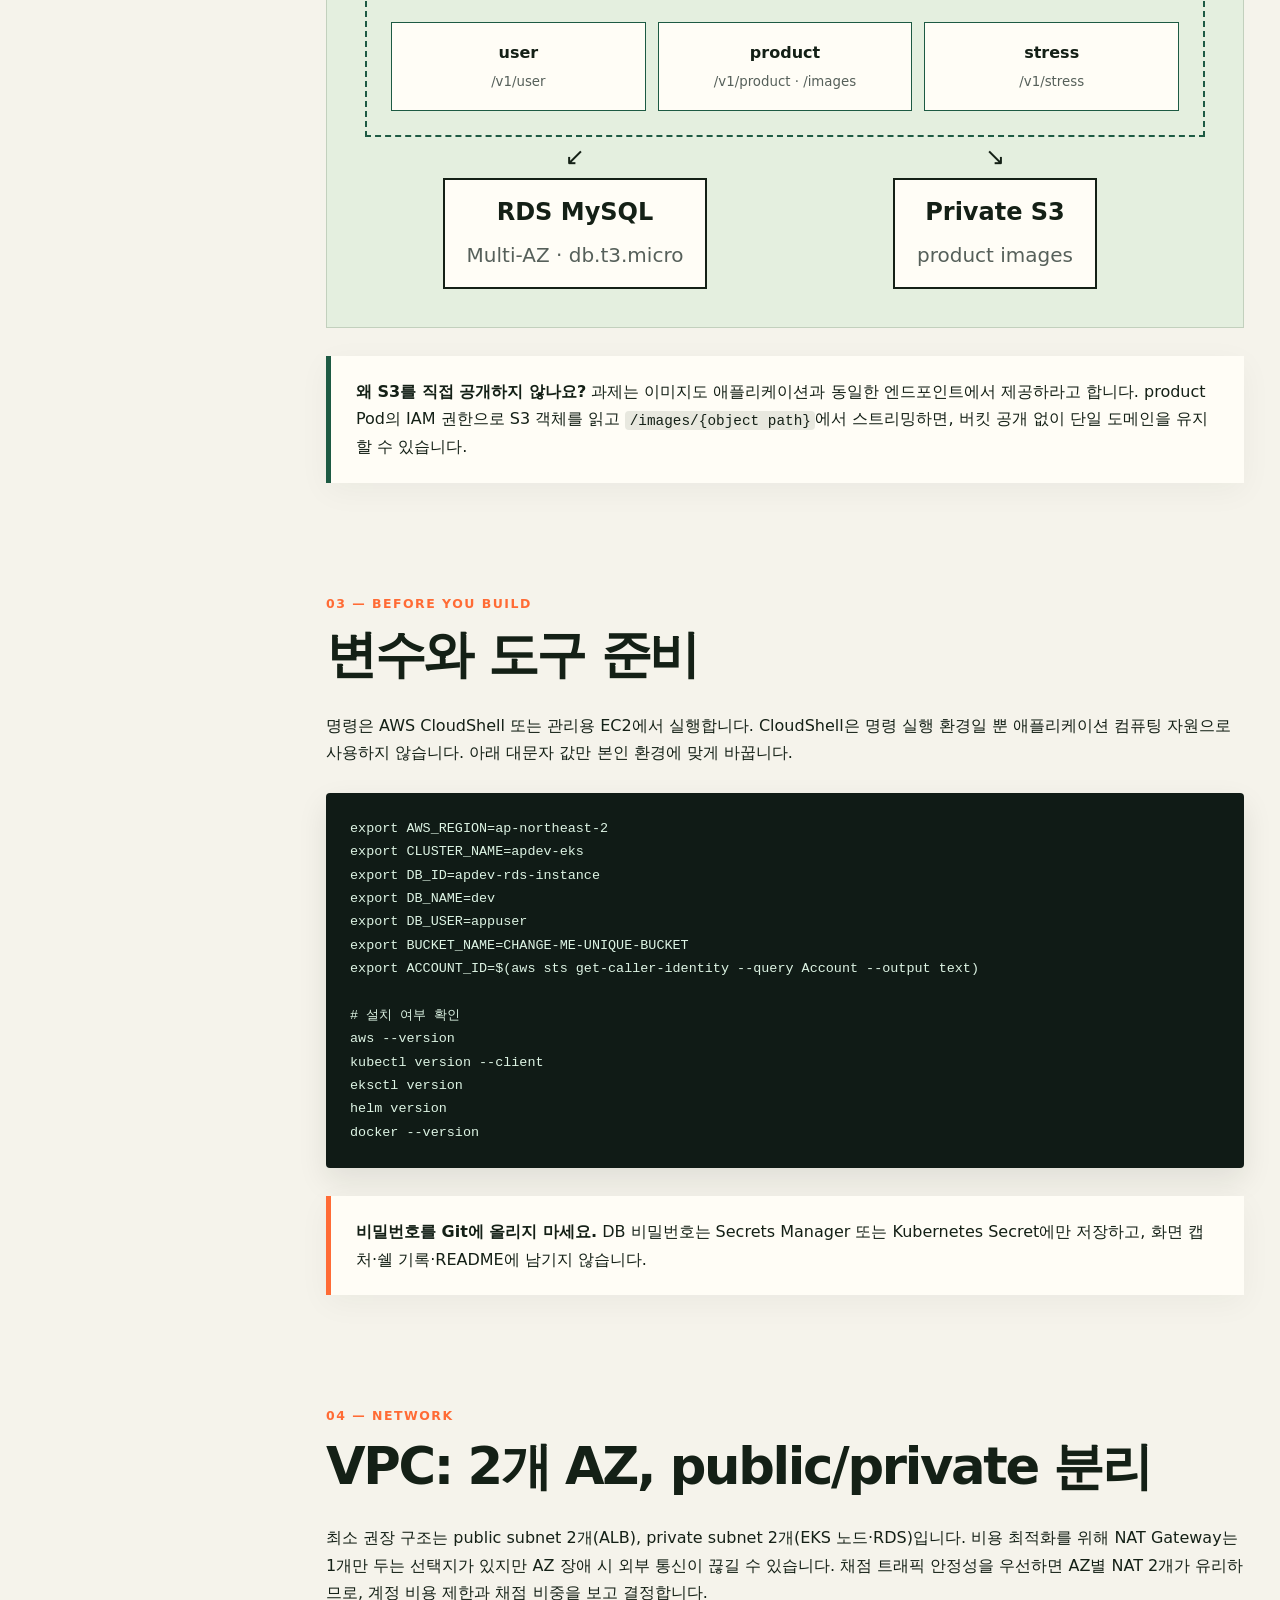
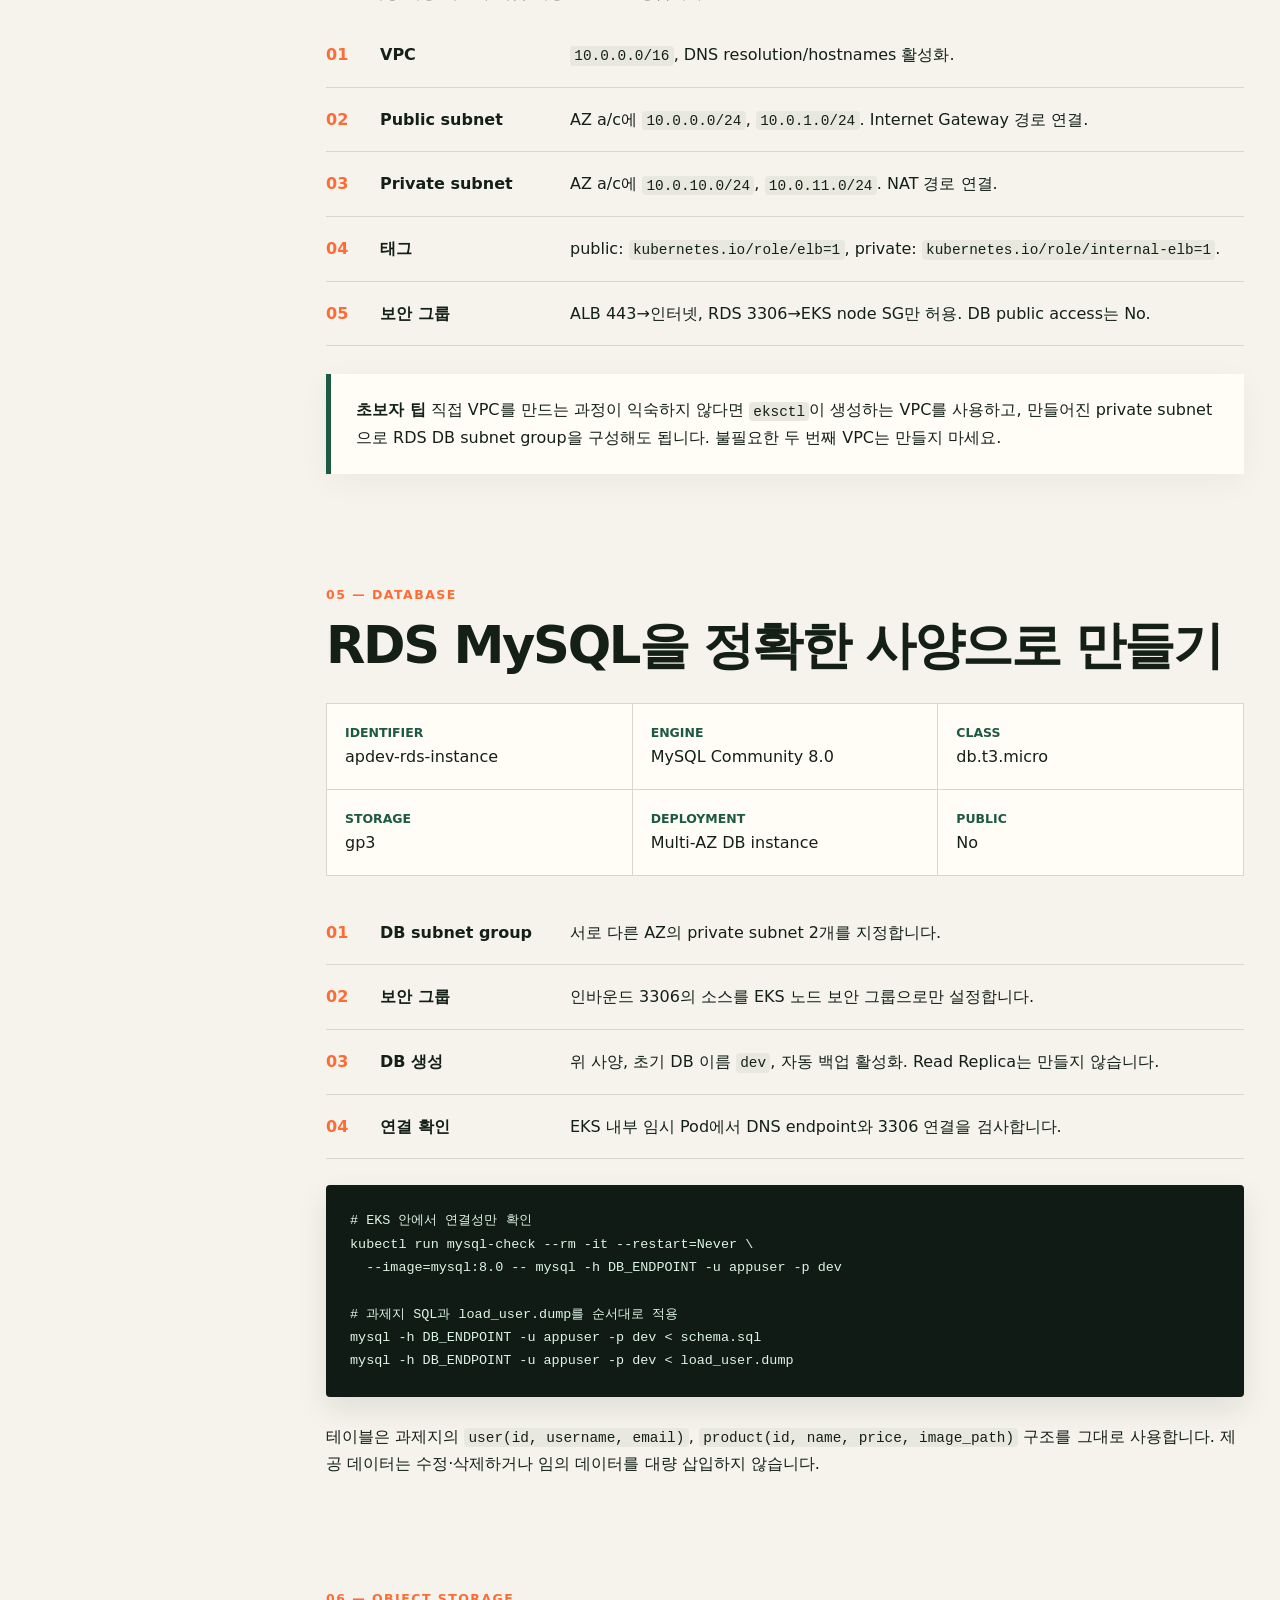
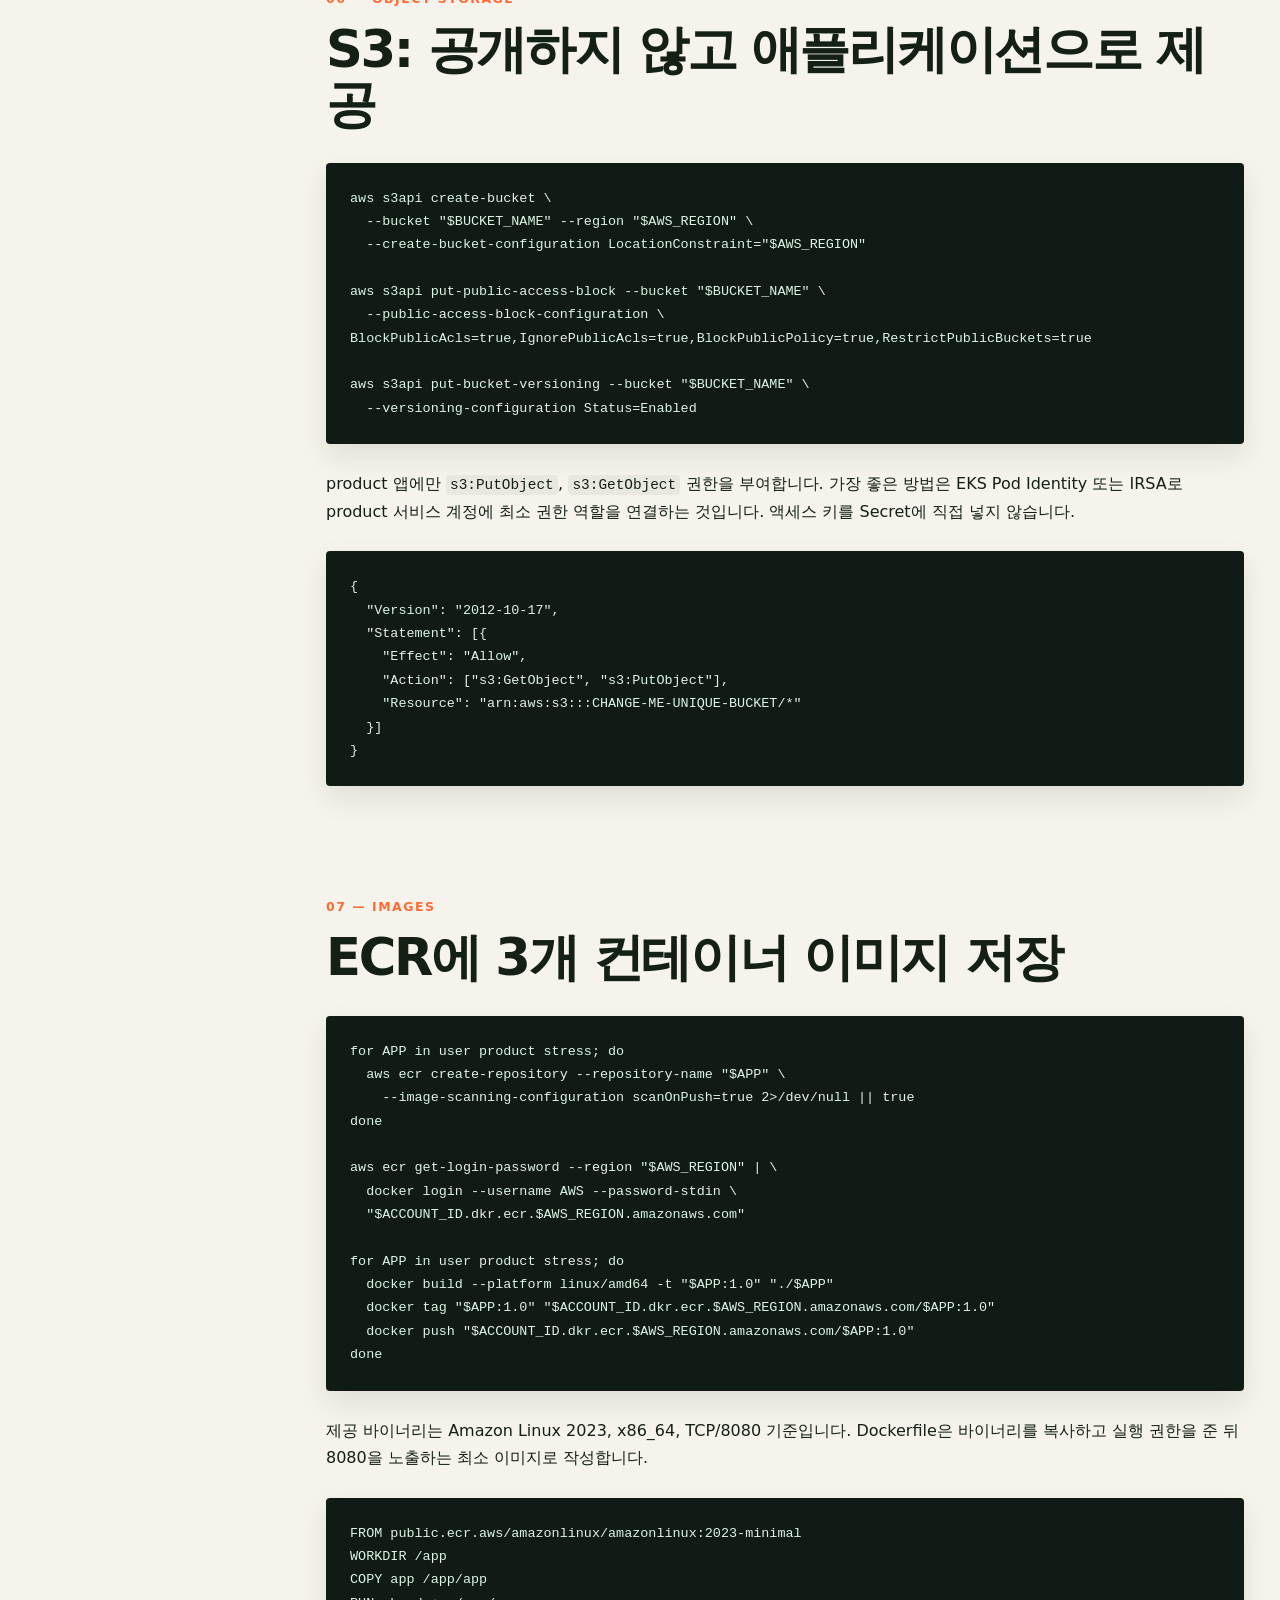
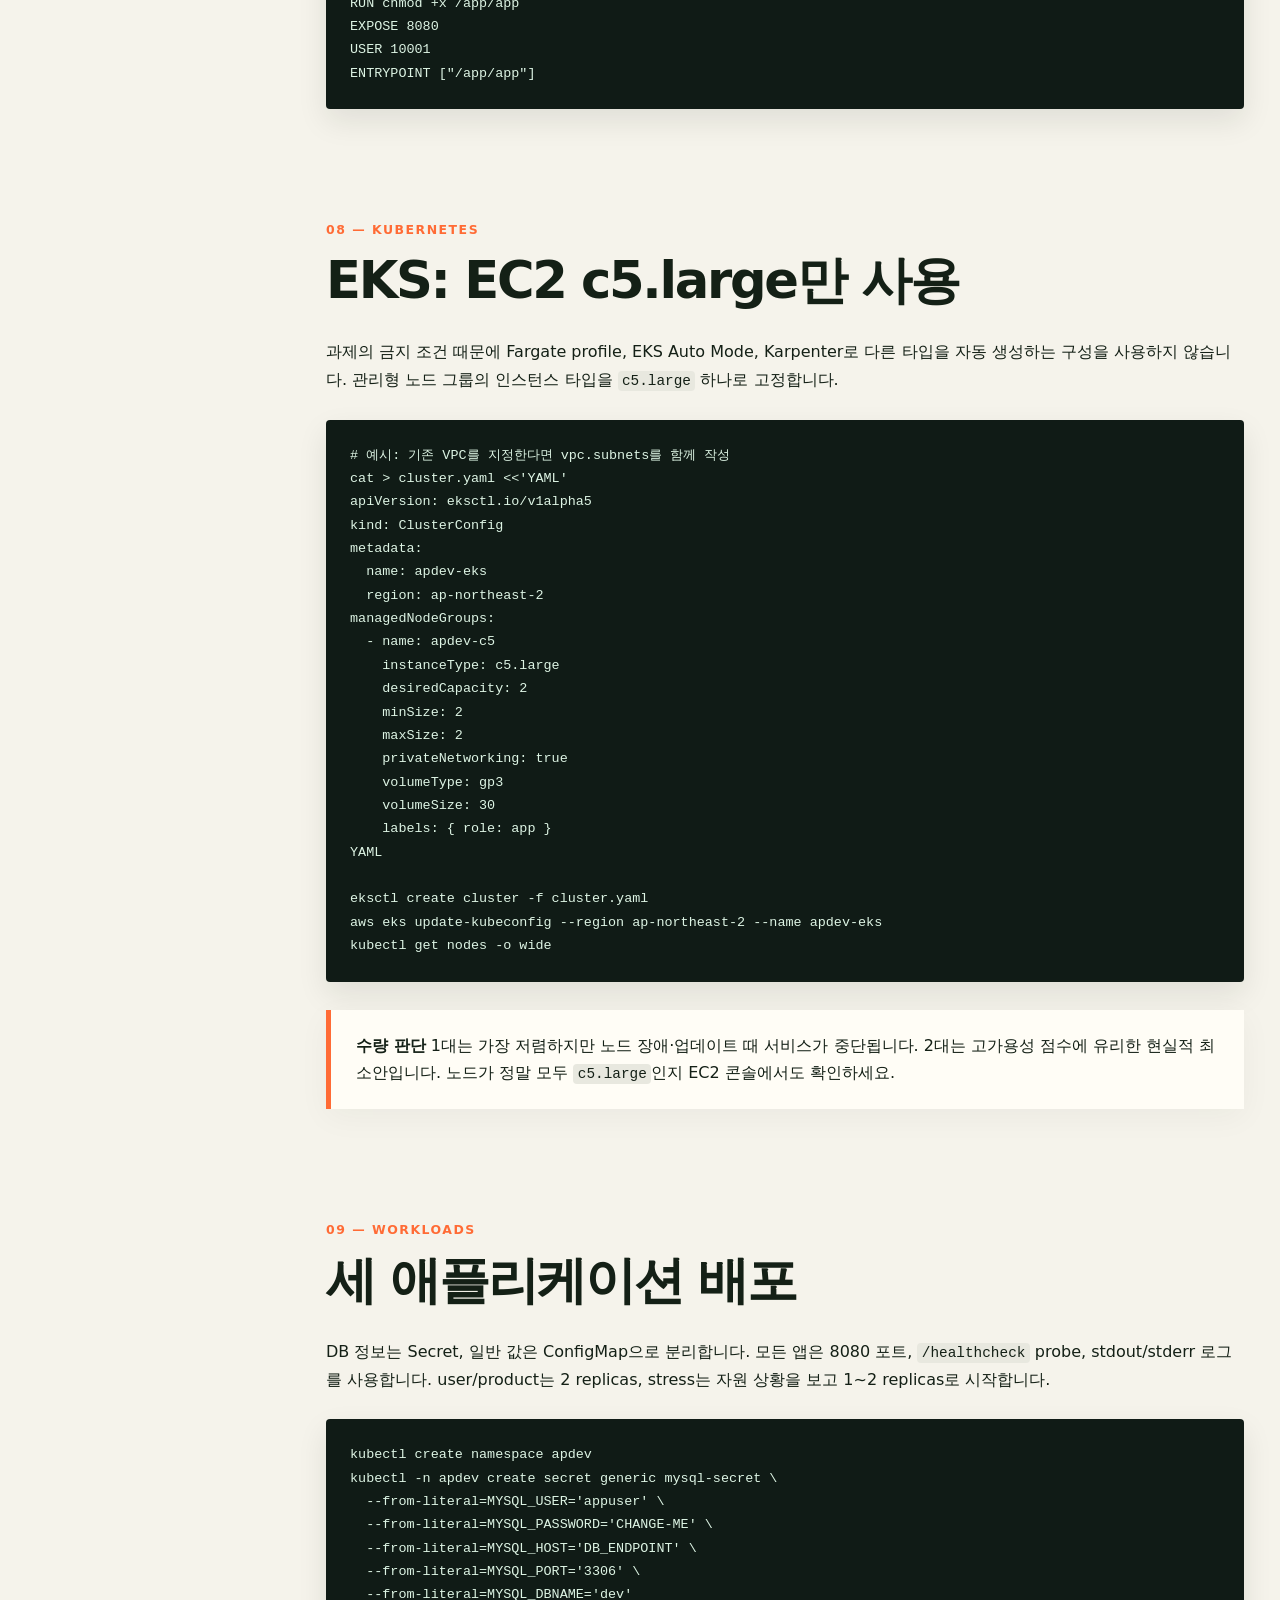
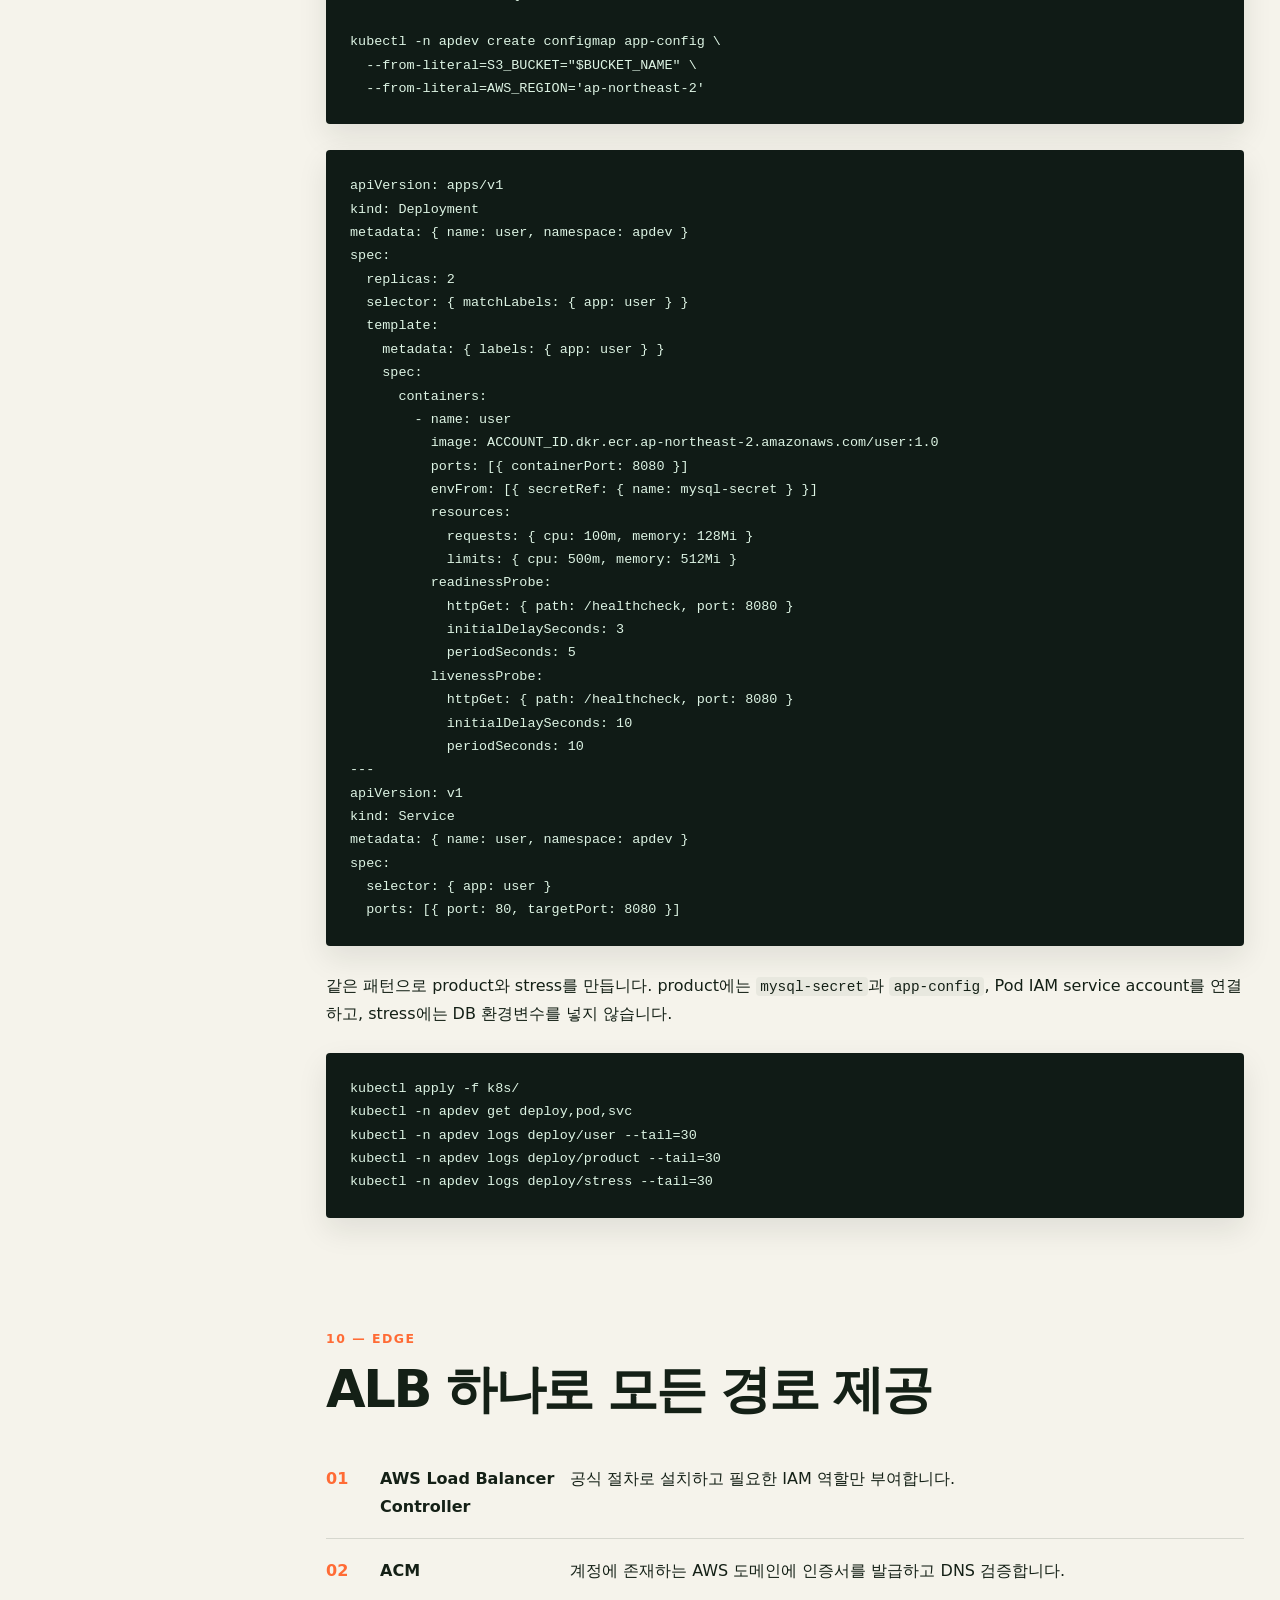
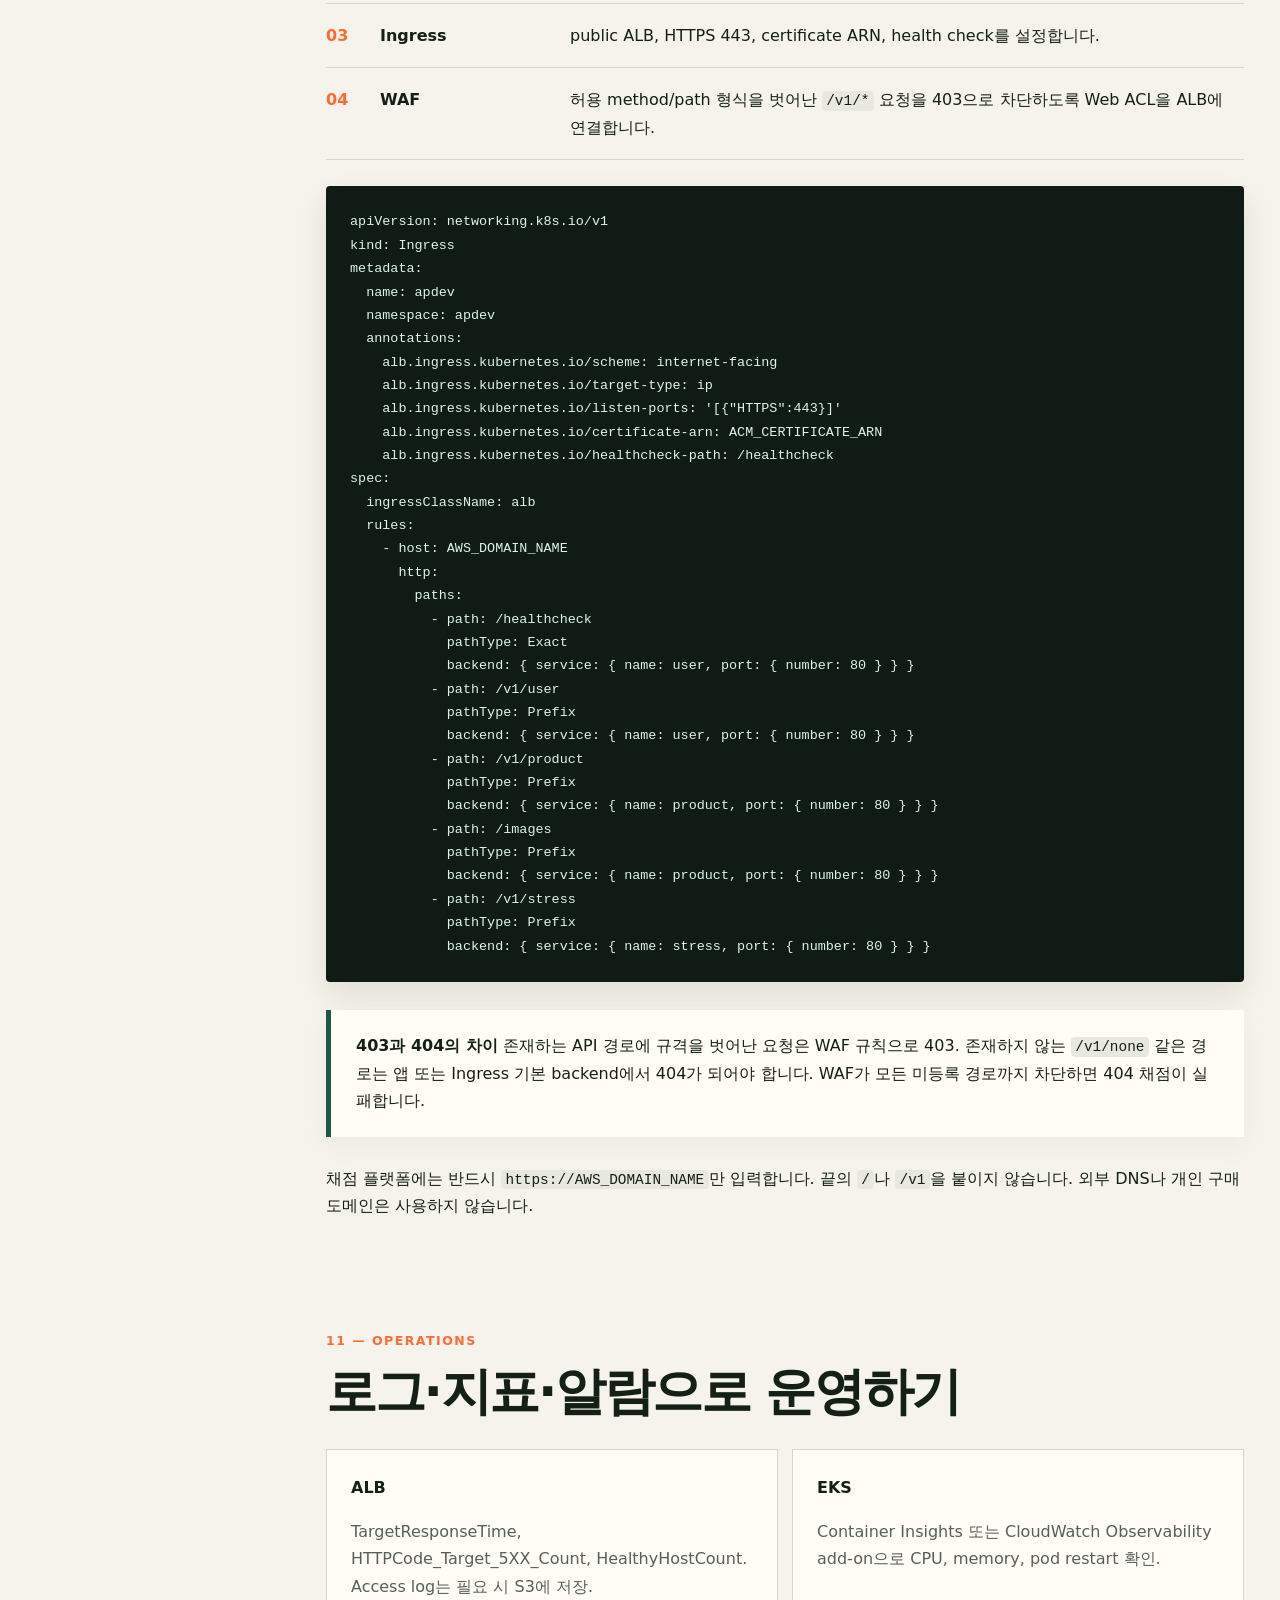
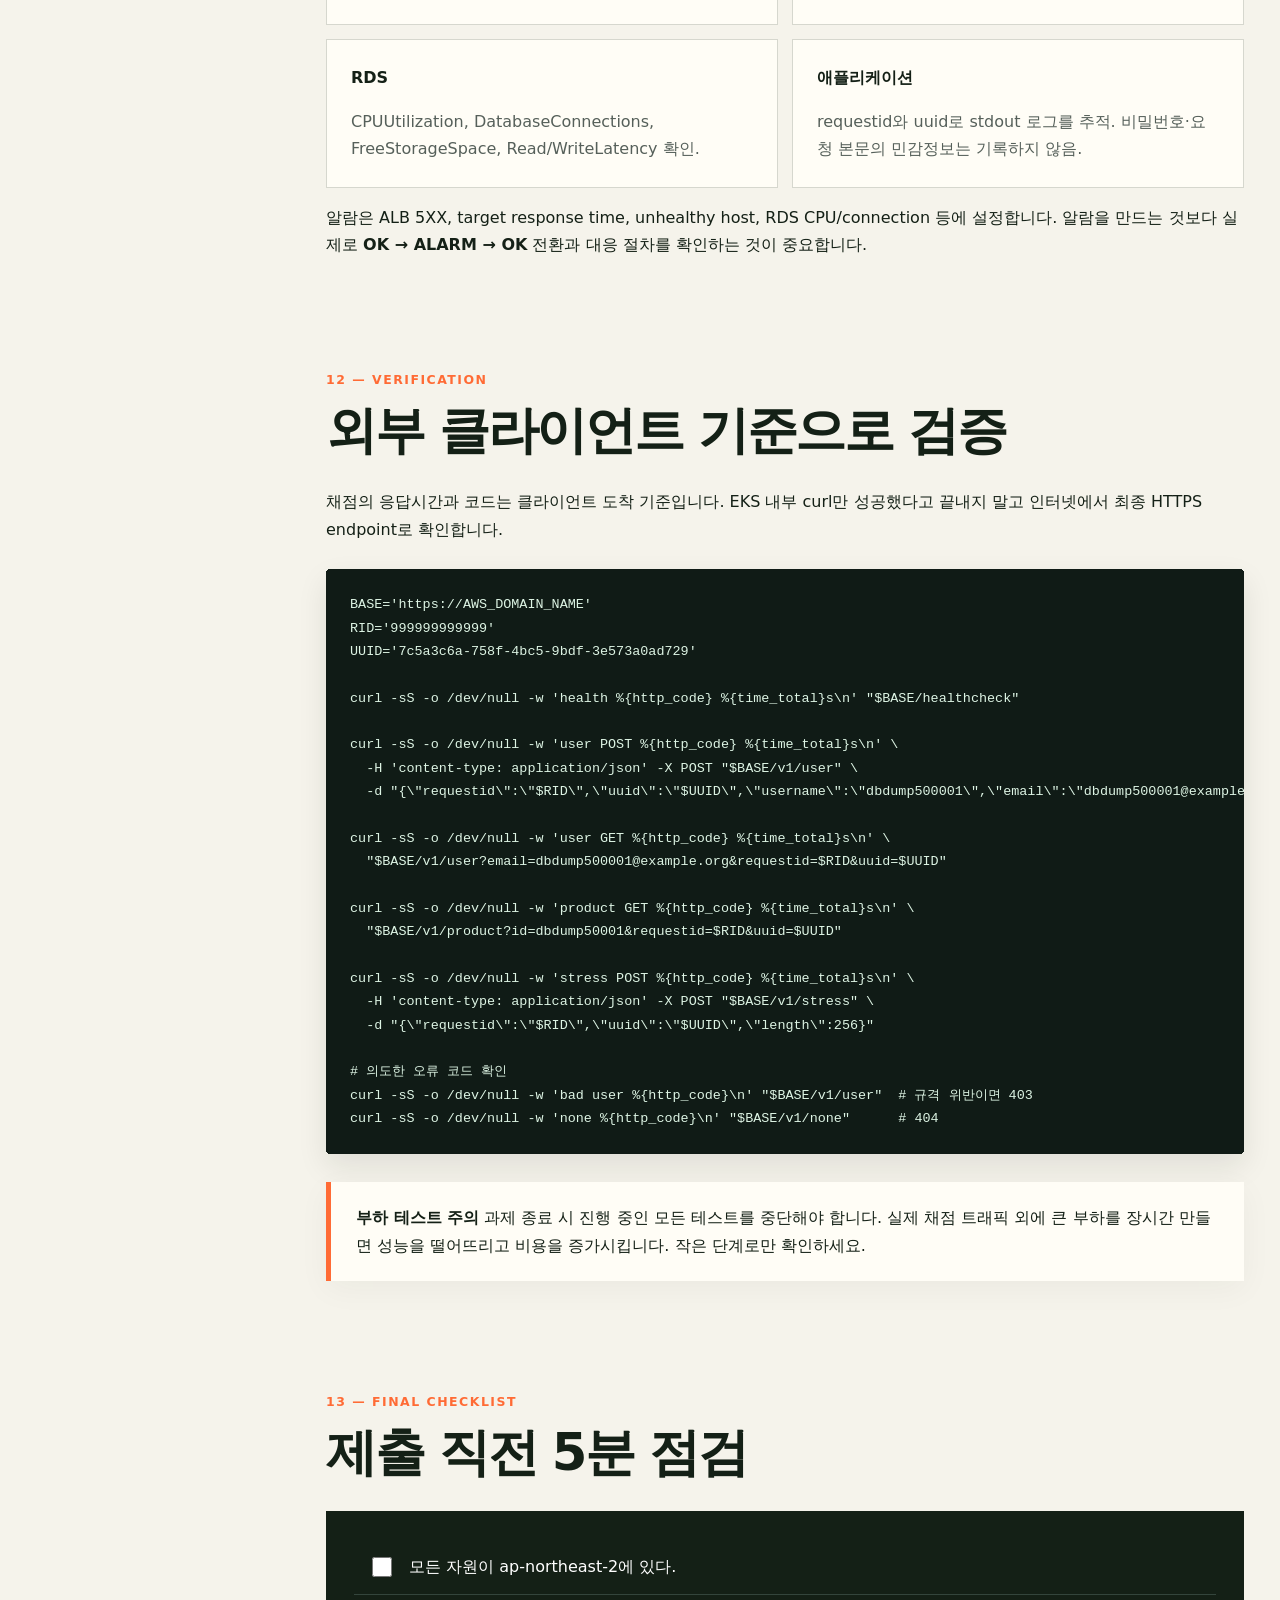
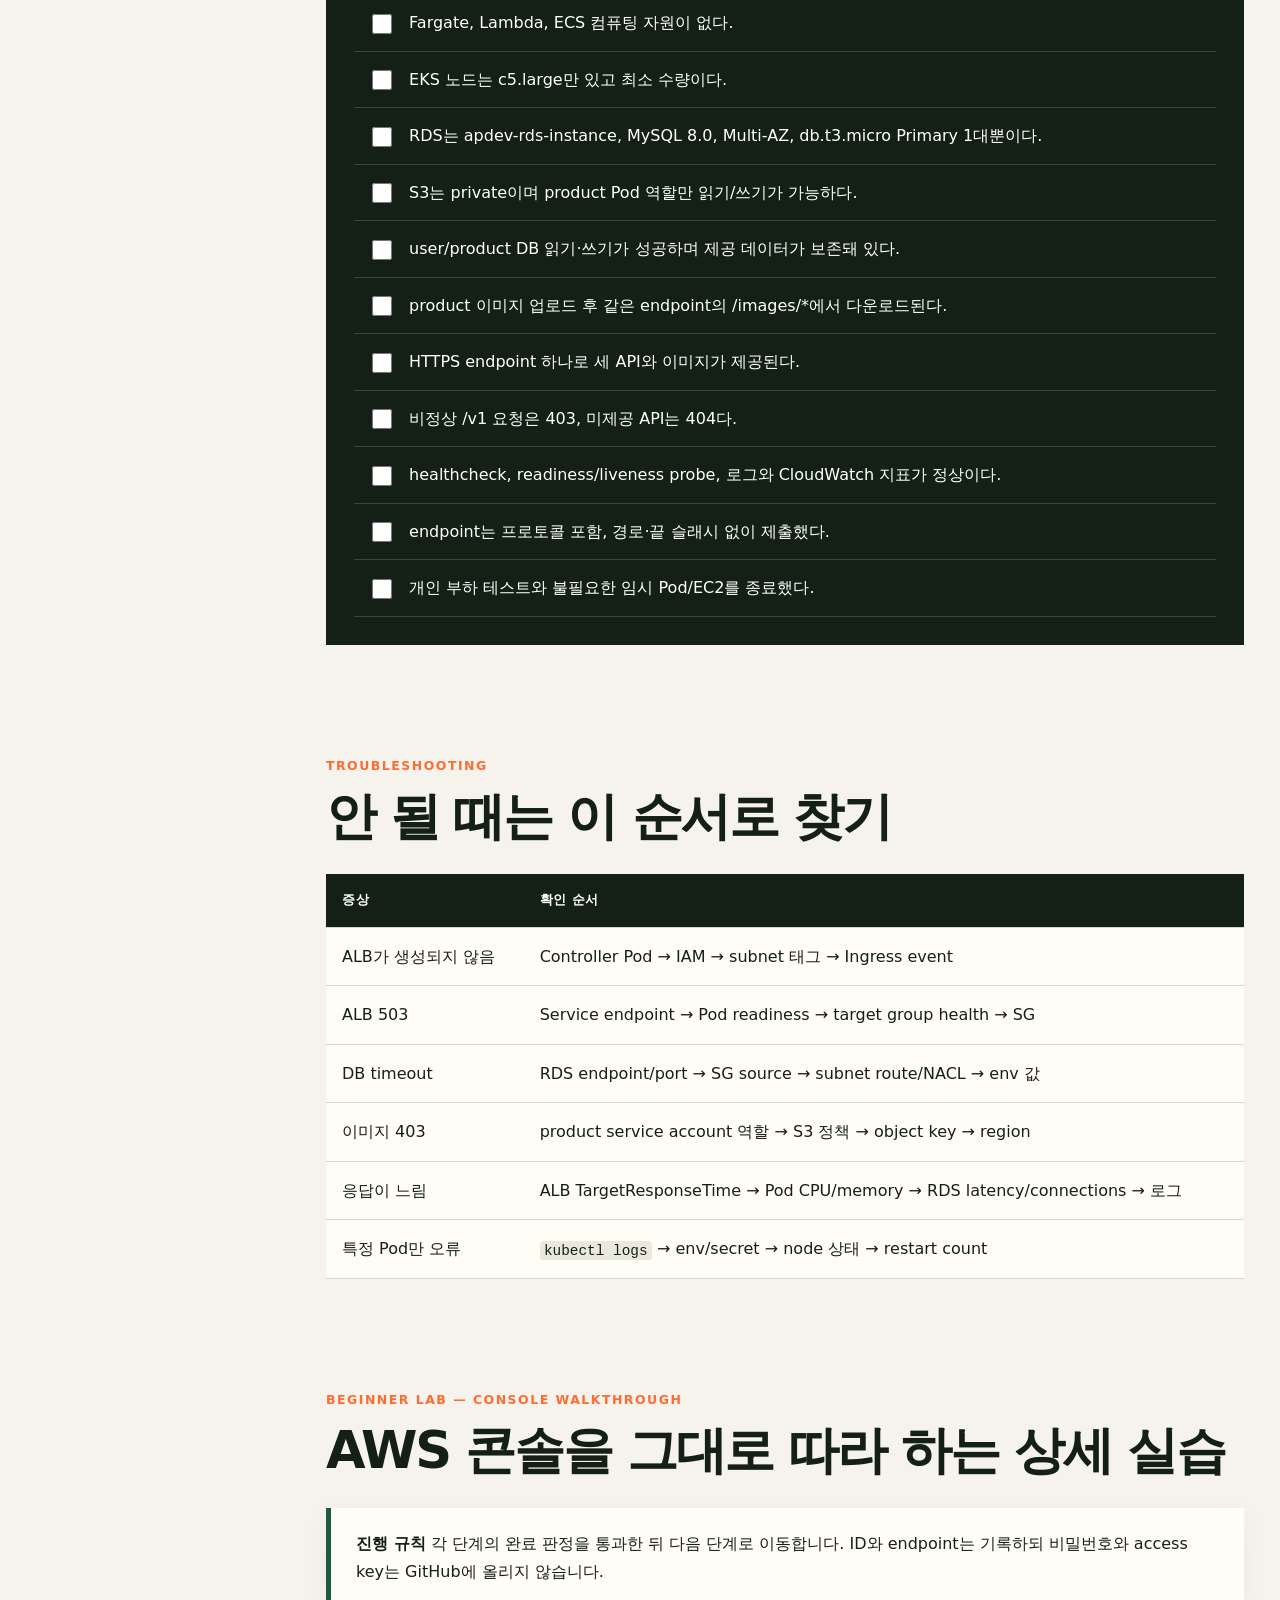
<file: day3-system-operation/index.html>
<!doctype html>
<html lang="ko">
<head>
  <meta charset="utf-8">
  <meta name="viewport" content="width=device-width, initial-scale=1">
  <meta name="description" content="2026 전국기능경기대회 클라우드컴퓨팅 제3과제 System operation 초보자용 공개 학습 풀이">
  <title>AWS System Operation | 제3과제 공개 학습 풀이</title>
  <link rel="stylesheet" href="styles.css">
</head>
<body>
  <header class="hero">
    <nav><a class="brand" href="#top">AWS · DAY 3</a><a href="#checklist">최종 점검표</a></nav>
    <div class="hero-inner" id="top">
      <p class="eyebrow">2026 전국기능경기대회 · 클라우드컴퓨팅</p>
      <h1>System operation<br><span>처음부터 끝까지</span></h1>
      <p class="lead">AWS를 처음 접하는 학습자도 전체 구조를 이해하고, 안전하게 구축하고, 스스로 검증할 수 있도록 만든 제3과제 공개 학습 풀이입니다.</p>
      <div class="hero-actions"><a class="button primary" href="console-build.html">콘솔 실전 구축서</a><a class="button" href="#start">요약 구축 시작</a><a class="button" href="#danger">0점 조건</a></div>
      <div class="status"><span>리전</span><b>ap-northeast-2</b><span>엔드포인트</span><b>HTTPS 1개</b><span>컴퓨팅</span><b>EC2 only</b></div>
    </div>
  </header>

  <main>
    <aside class="toc">
      <strong>목차</strong>
      <a href="#interpretation">1. 요구사항 해석</a><a href="#architecture">2. 정답 구조</a>
      <a href="#start">3. 시작 전 준비</a><a href="#network">4. VPC</a><a href="#rds">5. RDS</a>
      <a href="#s3">6. S3</a><a href="#ecr">7. ECR</a><a href="#eks">8. EKS</a>
      <a href="#apps">9. 앱 배포</a><a href="#endpoint">10. 단일 엔드포인트</a>
      <a href="#monitoring">11. 모니터링</a><a href="#test">12. 검증</a><a href="#checklist">13. 최종 점검</a><a href="#beginner-lab">14. 콘솔 상세 실습</a>
    </aside>

    <article>
      <section class="notice">
        <b>자료 성격</b> 이 페이지는 경기 종료 후 공개된 과제지를 바탕으로 만든 교육용 해설입니다. 실제 채점은 채점 플랫폼의 트래픽과 채점기준표가 우선합니다. 제공 바이너리와 <code>load_user.dump</code>는 공개 배포하지 않으며, 참가자에게 제공된 원본을 사용합니다.
      </section>

      <section id="danger">
        <p class="kicker">STOP — 제일 먼저 확인</p><h2>한 번의 실수가 24점을 없앨 수 있습니다</h2>
        <div class="danger-grid">
          <div class="danger-card"><b>Fargate · Lambda 금지</b><p>경기 시작 1시간 뒤 EC2 이외 컴퓨팅 자원이 하나라도 있으면 성능·비용 항목이 모두 0점입니다. EKS Auto Mode도 사용하지 않습니다.</p></div>
          <div class="danger-card"><b>DB는 지정 사양만</b><p>RDS MySQL 8.0, Multi-AZ DB instance, <code>db.t3.micro</code>, Primary 1대만 사용합니다. Read Replica와 추가 DB 금지.</p></div>
          <div class="danger-card"><b>노드는 c5.large</b><p>EKS 컨테이너 호스팅 노드는 EC2 <code>c5.large</code>만, 최소 수량으로 구성합니다. Spot은 중단 위험 때문에 피합니다.</p></div>
          <div class="danger-card"><b>서울 리전만</b><p>별도 언급이 없으면 모든 자원을 <code>ap-northeast-2</code>에 만듭니다. 사용하지 않는 EC2·VPC·다른 리전 자원도 감점 대상입니다.</p></div>
        </div>
        <pre><code># 작업 시작과 중간에 반드시 확인
aws configure set region ap-northeast-2
aws sts get-caller-identity
aws configure get region

# 금지 컴퓨팅 자원 확인 (출력이 없어야 안전)
aws lambda list-functions --query 'Functions[].FunctionName'
aws ecs list-clusters --query 'clusterArns'
aws eks list-fargate-profiles --cluster-name apdev-eks</code></pre>
      </section>

      <section id="interpretation">
        <p class="kicker">01 — Interpretation</p><h2>과제 요구사항을 서비스로 번역하기</h2>
        <div class="table-wrap"><table><thead><tr><th>원문 요구</th><th>구현 선택</th><th>검증 기준</th></tr></thead><tbody>
          <tr><td><code>/v1/user</code></td><td>user Deployment + ClusterIP Service</td><td>POST 201, GET 200, 목표 0.2초</td></tr>
          <tr><td><code>/v1/product</code></td><td>product Deployment + RDS/S3 권한</td><td>POST 201, GET/PUT 200, 목표 0.2초</td></tr>
          <tr><td><code>/v1/stress</code></td><td>stress Deployment</td><td>POST 201, 목표 1초</td></tr>
          <tr><td><code>/images/*</code></td><td>product가 private S3에서 가져와 응답</td><td>같은 HTTPS 도메인, 5초 이내</td></tr>
          <tr><td>단일 endpoint</td><td>ALB Ingress + ACM 인증서</td><td><code>https://...</code>, 경로 없음</td></tr>
          <tr><td>비정상 요청</td><td>WAF 403 + 앱/Ingress 404</td><td>잘못된 /v1 요청 403, 없는 API 404</td></tr>
          <tr><td>가용성·운영</td><td>2 AZ, replicas, probes, CloudWatch</td><td>로그·지표·알람 확인</td></tr>
        </tbody></table></div>
      </section>

      <section id="architecture">
        <p class="kicker">02 — Architecture</p><h2>권장 아키텍처</h2>
        <div class="diagram" role="img" aria-label="클라이언트에서 ALB와 WAF를 거쳐 EKS 서비스, RDS, S3로 연결되는 구조">
          <div class="node client">Internet client</div><div class="arrow">↓ HTTPS</div>
          <div class="node edge">AWS WAF <span>→</span> Application Load Balancer</div><div class="arrow">↓ path routing</div>
          <div class="cluster"><b>Amazon EKS · EC2 c5.large</b><div class="services"><span>user<br><small>/v1/user</small></span><span>product<br><small>/v1/product · /images</small></span><span>stress<br><small>/v1/stress</small></span></div></div>
          <div class="split"><div>↙<br><span class="node data">RDS MySQL<br><small>Multi-AZ · db.t3.micro</small></span></div><div>↘<br><span class="node data">Private S3<br><small>product images</small></span></div></div>
        </div>
        <div class="callout"><b>왜 S3를 직접 공개하지 않나요?</b> 과제는 이미지도 애플리케이션과 동일한 엔드포인트에서 제공하라고 합니다. product Pod의 IAM 권한으로 S3 객체를 읽고 <code>/images/{object path}</code>에서 스트리밍하면, 버킷 공개 없이 단일 도메인을 유지할 수 있습니다.</div>
      </section>

      <section id="start">
        <p class="kicker">03 — Before you build</p><h2>변수와 도구 준비</h2>
        <p>명령은 AWS CloudShell 또는 관리용 EC2에서 실행합니다. CloudShell은 명령 실행 환경일 뿐 애플리케이션 컴퓨팅 자원으로 사용하지 않습니다. 아래 대문자 값만 본인 환경에 맞게 바꿉니다.</p>
        <pre><code>export AWS_REGION=ap-northeast-2
export CLUSTER_NAME=apdev-eks
export DB_ID=apdev-rds-instance
export DB_NAME=dev
export DB_USER=appuser
export BUCKET_NAME=CHANGE-ME-UNIQUE-BUCKET
export ACCOUNT_ID=$(aws sts get-caller-identity --query Account --output text)

# 설치 여부 확인
aws --version
kubectl version --client
eksctl version
helm version
docker --version</code></pre>
        <div class="callout warning"><b>비밀번호를 Git에 올리지 마세요.</b> DB 비밀번호는 Secrets Manager 또는 Kubernetes Secret에만 저장하고, 화면 캡처·쉘 기록·README에 남기지 않습니다.</div>
      </section>

      <section id="network">
        <p class="kicker">04 — Network</p><h2>VPC: 2개 AZ, public/private 분리</h2>
        <p>최소 권장 구조는 public subnet 2개(ALB), private subnet 2개(EKS 노드·RDS)입니다. 비용 최적화를 위해 NAT Gateway는 1개만 두는 선택지가 있지만 AZ 장애 시 외부 통신이 끊길 수 있습니다. 채점 트래픽 안정성을 우선하면 AZ별 NAT 2개가 유리하므로, 계정 비용 제한과 채점 비중을 보고 결정합니다.</p>
        <ol class="steps">
          <li><b>VPC</b><span><code>10.0.0.0/16</code>, DNS resolution/hostnames 활성화.</span></li>
          <li><b>Public subnet</b><span>AZ a/c에 <code>10.0.0.0/24</code>, <code>10.0.1.0/24</code>. Internet Gateway 경로 연결.</span></li>
          <li><b>Private subnet</b><span>AZ a/c에 <code>10.0.10.0/24</code>, <code>10.0.11.0/24</code>. NAT 경로 연결.</span></li>
          <li><b>태그</b><span>public: <code>kubernetes.io/role/elb=1</code>, private: <code>kubernetes.io/role/internal-elb=1</code>.</span></li>
          <li><b>보안 그룹</b><span>ALB 443→인터넷, RDS 3306→EKS node SG만 허용. DB public access는 No.</span></li>
        </ol>
        <div class="callout"><b>초보자 팁</b> 직접 VPC를 만드는 과정이 익숙하지 않다면 <code>eksctl</code>이 생성하는 VPC를 사용하고, 만들어진 private subnet으로 RDS DB subnet group을 구성해도 됩니다. 불필요한 두 번째 VPC는 만들지 마세요.</div>
      </section>

      <section id="rds">
        <p class="kicker">05 — Database</p><h2>RDS MySQL을 정확한 사양으로 만들기</h2>
        <div class="specs"><span><b>Identifier</b>apdev-rds-instance</span><span><b>Engine</b>MySQL Community 8.0</span><span><b>Class</b>db.t3.micro</span><span><b>Storage</b>gp3</span><span><b>Deployment</b>Multi-AZ DB instance</span><span><b>Public</b>No</span></div>
        <ol class="steps"><li><b>DB subnet group</b><span>서로 다른 AZ의 private subnet 2개를 지정합니다.</span></li><li><b>보안 그룹</b><span>인바운드 3306의 소스를 EKS 노드 보안 그룹으로만 설정합니다.</span></li><li><b>DB 생성</b><span>위 사양, 초기 DB 이름 <code>dev</code>, 자동 백업 활성화. Read Replica는 만들지 않습니다.</span></li><li><b>연결 확인</b><span>EKS 내부 임시 Pod에서 DNS endpoint와 3306 연결을 검사합니다.</span></li></ol>
        <pre><code># EKS 안에서 연결성만 확인
kubectl run mysql-check --rm -it --restart=Never \
  --image=mysql:8.0 -- mysql -h DB_ENDPOINT -u appuser -p dev

# 과제지 SQL과 load_user.dump를 순서대로 적용
mysql -h DB_ENDPOINT -u appuser -p dev &lt; schema.sql
mysql -h DB_ENDPOINT -u appuser -p dev &lt; load_user.dump</code></pre>
        <p>테이블은 과제지의 <code>user(id, username, email)</code>, <code>product(id, name, price, image_path)</code> 구조를 그대로 사용합니다. 제공 데이터는 수정·삭제하거나 임의 데이터를 대량 삽입하지 않습니다.</p>
      </section>

      <section id="s3">
        <p class="kicker">06 — Object storage</p><h2>S3: 공개하지 않고 애플리케이션으로 제공</h2>
        <pre><code>aws s3api create-bucket \
  --bucket "$BUCKET_NAME" --region "$AWS_REGION" \
  --create-bucket-configuration LocationConstraint="$AWS_REGION"

aws s3api put-public-access-block --bucket "$BUCKET_NAME" \
  --public-access-block-configuration \
BlockPublicAcls=true,IgnorePublicAcls=true,BlockPublicPolicy=true,RestrictPublicBuckets=true

aws s3api put-bucket-versioning --bucket "$BUCKET_NAME" \
  --versioning-configuration Status=Enabled</code></pre>
        <p>product 앱에만 <code>s3:PutObject</code>, <code>s3:GetObject</code> 권한을 부여합니다. 가장 좋은 방법은 EKS Pod Identity 또는 IRSA로 product 서비스 계정에 최소 권한 역할을 연결하는 것입니다. 액세스 키를 Secret에 직접 넣지 않습니다.</p>
        <pre><code>{
  "Version": "2012-10-17",
  "Statement": [{
    "Effect": "Allow",
    "Action": ["s3:GetObject", "s3:PutObject"],
    "Resource": "arn:aws:s3:::CHANGE-ME-UNIQUE-BUCKET/*"
  }]
}</code></pre>
      </section>

      <section id="ecr">
        <p class="kicker">07 — Images</p><h2>ECR에 3개 컨테이너 이미지 저장</h2>
        <pre><code>for APP in user product stress; do
  aws ecr create-repository --repository-name "$APP" \
    --image-scanning-configuration scanOnPush=true 2&gt;/dev/null || true
done

aws ecr get-login-password --region "$AWS_REGION" | \
  docker login --username AWS --password-stdin \
  "$ACCOUNT_ID.dkr.ecr.$AWS_REGION.amazonaws.com"

for APP in user product stress; do
  docker build --platform linux/amd64 -t "$APP:1.0" "./$APP"
  docker tag "$APP:1.0" "$ACCOUNT_ID.dkr.ecr.$AWS_REGION.amazonaws.com/$APP:1.0"
  docker push "$ACCOUNT_ID.dkr.ecr.$AWS_REGION.amazonaws.com/$APP:1.0"
done</code></pre>
        <p>제공 바이너리는 Amazon Linux 2023, x86_64, TCP/8080 기준입니다. Dockerfile은 바이너리를 복사하고 실행 권한을 준 뒤 8080을 노출하는 최소 이미지로 작성합니다.</p>
        <pre><code>FROM public.ecr.aws/amazonlinux/amazonlinux:2023-minimal
WORKDIR /app
COPY app /app/app
RUN chmod +x /app/app
EXPOSE 8080
USER 10001
ENTRYPOINT ["/app/app"]</code></pre>
      </section>

      <section id="eks">
        <p class="kicker">08 — Kubernetes</p><h2>EKS: EC2 c5.large만 사용</h2>
        <p>과제의 금지 조건 때문에 Fargate profile, EKS Auto Mode, Karpenter로 다른 타입을 자동 생성하는 구성을 사용하지 않습니다. 관리형 노드 그룹의 인스턴스 타입을 <code>c5.large</code> 하나로 고정합니다.</p>
        <pre><code># 예시: 기존 VPC를 지정한다면 vpc.subnets를 함께 작성
cat &gt; cluster.yaml &lt;&lt;'YAML'
apiVersion: eksctl.io/v1alpha5
kind: ClusterConfig
metadata:
  name: apdev-eks
  region: ap-northeast-2
managedNodeGroups:
  - name: apdev-c5
    instanceType: c5.large
    desiredCapacity: 2
    minSize: 2
    maxSize: 2
    privateNetworking: true
    volumeType: gp3
    volumeSize: 30
    labels: { role: app }
YAML

eksctl create cluster -f cluster.yaml
aws eks update-kubeconfig --region ap-northeast-2 --name apdev-eks
kubectl get nodes -o wide</code></pre>
        <div class="callout warning"><b>수량 판단</b> 1대는 가장 저렴하지만 노드 장애·업데이트 때 서비스가 중단됩니다. 2대는 고가용성 점수에 유리한 현실적 최소안입니다. 노드가 정말 모두 <code>c5.large</code>인지 EC2 콘솔에서도 확인하세요.</div>
      </section>

      <section id="apps">
        <p class="kicker">09 — Workloads</p><h2>세 애플리케이션 배포</h2>
        <p>DB 정보는 Secret, 일반 값은 ConfigMap으로 분리합니다. 모든 앱은 8080 포트, <code>/healthcheck</code> probe, stdout/stderr 로그를 사용합니다. user/product는 2 replicas, stress는 자원 상황을 보고 1~2 replicas로 시작합니다.</p>
        <pre><code>kubectl create namespace apdev
kubectl -n apdev create secret generic mysql-secret \
  --from-literal=MYSQL_USER='appuser' \
  --from-literal=MYSQL_PASSWORD='CHANGE-ME' \
  --from-literal=MYSQL_HOST='DB_ENDPOINT' \
  --from-literal=MYSQL_PORT='3306' \
  --from-literal=MYSQL_DBNAME='dev'

kubectl -n apdev create configmap app-config \
  --from-literal=S3_BUCKET="$BUCKET_NAME" \
  --from-literal=AWS_REGION='ap-northeast-2'</code></pre>
        <pre><code>apiVersion: apps/v1
kind: Deployment
metadata: { name: user, namespace: apdev }
spec:
  replicas: 2
  selector: { matchLabels: { app: user } }
  template:
    metadata: { labels: { app: user } }
    spec:
      containers:
        - name: user
          image: ACCOUNT_ID.dkr.ecr.ap-northeast-2.amazonaws.com/user:1.0
          ports: [{ containerPort: 8080 }]
          envFrom: [{ secretRef: { name: mysql-secret } }]
          resources:
            requests: { cpu: 100m, memory: 128Mi }
            limits: { cpu: 500m, memory: 512Mi }
          readinessProbe:
            httpGet: { path: /healthcheck, port: 8080 }
            initialDelaySeconds: 3
            periodSeconds: 5
          livenessProbe:
            httpGet: { path: /healthcheck, port: 8080 }
            initialDelaySeconds: 10
            periodSeconds: 10
---
apiVersion: v1
kind: Service
metadata: { name: user, namespace: apdev }
spec:
  selector: { app: user }
  ports: [{ port: 80, targetPort: 8080 }]</code></pre>
        <p>같은 패턴으로 product와 stress를 만듭니다. product에는 <code>mysql-secret</code>과 <code>app-config</code>, Pod IAM service account를 연결하고, stress에는 DB 환경변수를 넣지 않습니다.</p>
        <pre><code>kubectl apply -f k8s/
kubectl -n apdev get deploy,pod,svc
kubectl -n apdev logs deploy/user --tail=30
kubectl -n apdev logs deploy/product --tail=30
kubectl -n apdev logs deploy/stress --tail=30</code></pre>
      </section>

      <section id="endpoint">
        <p class="kicker">10 — Edge</p><h2>ALB 하나로 모든 경로 제공</h2>
        <ol class="steps"><li><b>AWS Load Balancer Controller</b><span>공식 절차로 설치하고 필요한 IAM 역할만 부여합니다.</span></li><li><b>ACM</b><span>계정에 존재하는 AWS 도메인에 인증서를 발급하고 DNS 검증합니다.</span></li><li><b>Ingress</b><span>public ALB, HTTPS 443, certificate ARN, health check를 설정합니다.</span></li><li><b>WAF</b><span>허용 method/path 형식을 벗어난 <code>/v1/*</code> 요청을 403으로 차단하도록 Web ACL을 ALB에 연결합니다.</span></li></ol>
        <pre><code>apiVersion: networking.k8s.io/v1
kind: Ingress
metadata:
  name: apdev
  namespace: apdev
  annotations:
    alb.ingress.kubernetes.io/scheme: internet-facing
    alb.ingress.kubernetes.io/target-type: ip
    alb.ingress.kubernetes.io/listen-ports: '[{"HTTPS":443}]'
    alb.ingress.kubernetes.io/certificate-arn: ACM_CERTIFICATE_ARN
    alb.ingress.kubernetes.io/healthcheck-path: /healthcheck
spec:
  ingressClassName: alb
  rules:
    - host: AWS_DOMAIN_NAME
      http:
        paths:
          - path: /healthcheck
            pathType: Exact
            backend: { service: { name: user, port: { number: 80 } } }
          - path: /v1/user
            pathType: Prefix
            backend: { service: { name: user, port: { number: 80 } } }
          - path: /v1/product
            pathType: Prefix
            backend: { service: { name: product, port: { number: 80 } } }
          - path: /images
            pathType: Prefix
            backend: { service: { name: product, port: { number: 80 } } }
          - path: /v1/stress
            pathType: Prefix
            backend: { service: { name: stress, port: { number: 80 } } }</code></pre>
        <div class="callout"><b>403과 404의 차이</b> 존재하는 API 경로에 규격을 벗어난 요청은 WAF 규칙으로 403. 존재하지 않는 <code>/v1/none</code> 같은 경로는 앱 또는 Ingress 기본 backend에서 404가 되어야 합니다. WAF가 모든 미등록 경로까지 차단하면 404 채점이 실패합니다.</div>
        <p>채점 플랫폼에는 반드시 <code>https://AWS_DOMAIN_NAME</code>만 입력합니다. 끝의 <code>/</code>나 <code>/v1</code>을 붙이지 않습니다. 외부 DNS나 개인 구매 도메인은 사용하지 않습니다.</p>
      </section>

      <section id="monitoring">
        <p class="kicker">11 — Operations</p><h2>로그·지표·알람으로 운영하기</h2>
        <div class="cards"><div><b>ALB</b><p>TargetResponseTime, HTTPCode_Target_5XX_Count, HealthyHostCount. Access log는 필요 시 S3에 저장.</p></div><div><b>EKS</b><p>Container Insights 또는 CloudWatch Observability add-on으로 CPU, memory, pod restart 확인.</p></div><div><b>RDS</b><p>CPUUtilization, DatabaseConnections, FreeStorageSpace, Read/WriteLatency 확인.</p></div><div><b>애플리케이션</b><p>requestid와 uuid로 stdout 로그를 추적. 비밀번호·요청 본문의 민감정보는 기록하지 않음.</p></div></div>
        <p>알람은 ALB 5XX, target response time, unhealthy host, RDS CPU/connection 등에 설정합니다. 알람을 만드는 것보다 실제로 <strong>OK → ALARM → OK</strong> 전환과 대응 절차를 확인하는 것이 중요합니다.</p>
      </section>

      <section id="test">
        <p class="kicker">12 — Verification</p><h2>외부 클라이언트 기준으로 검증</h2>
        <p>채점의 응답시간과 코드는 클라이언트 도착 기준입니다. EKS 내부 curl만 성공했다고 끝내지 말고 인터넷에서 최종 HTTPS endpoint로 확인합니다.</p>
        <pre><code>BASE='https://AWS_DOMAIN_NAME'
RID='999999999999'
UUID='7c5a3c6a-758f-4bc5-9bdf-3e573a0ad729'

curl -sS -o /dev/null -w 'health %{http_code} %{time_total}s\n' "$BASE/healthcheck"

curl -sS -o /dev/null -w 'user POST %{http_code} %{time_total}s\n' \
  -H 'content-type: application/json' -X POST "$BASE/v1/user" \
  -d "{\"requestid\":\"$RID\",\"uuid\":\"$UUID\",\"username\":\"dbdump500001\",\"email\":\"dbdump500001@example.org\"}"

curl -sS -o /dev/null -w 'user GET %{http_code} %{time_total}s\n' \
  "$BASE/v1/user?email=dbdump500001@example.org&requestid=$RID&uuid=$UUID"

curl -sS -o /dev/null -w 'product GET %{http_code} %{time_total}s\n' \
  "$BASE/v1/product?id=dbdump50001&requestid=$RID&uuid=$UUID"

curl -sS -o /dev/null -w 'stress POST %{http_code} %{time_total}s\n' \
  -H 'content-type: application/json' -X POST "$BASE/v1/stress" \
  -d "{\"requestid\":\"$RID\",\"uuid\":\"$UUID\",\"length\":256}"

# 의도한 오류 코드 확인
curl -sS -o /dev/null -w 'bad user %{http_code}\n' "$BASE/v1/user"  # 규격 위반이면 403
curl -sS -o /dev/null -w 'none %{http_code}\n' "$BASE/v1/none"      # 404</code></pre>
        <div class="callout warning"><b>부하 테스트 주의</b> 과제 종료 시 진행 중인 모든 테스트를 중단해야 합니다. 실제 채점 트래픽 외에 큰 부하를 장시간 만들면 성능을 떨어뜨리고 비용을 증가시킵니다. 작은 단계로만 확인하세요.</div>
      </section>

      <section id="checklist">
        <p class="kicker">13 — Final checklist</p><h2>제출 직전 5분 점검</h2>
        <div class="checklist">
          <label><input type="checkbox"> 모든 자원이 ap-northeast-2에 있다.</label>
          <label><input type="checkbox"> Fargate, Lambda, ECS 컴퓨팅 자원이 없다.</label>
          <label><input type="checkbox"> EKS 노드는 c5.large만 있고 최소 수량이다.</label>
          <label><input type="checkbox"> RDS는 apdev-rds-instance, MySQL 8.0, Multi-AZ, db.t3.micro Primary 1대뿐이다.</label>
          <label><input type="checkbox"> S3는 private이며 product Pod 역할만 읽기/쓰기가 가능하다.</label>
          <label><input type="checkbox"> user/product DB 읽기·쓰기가 성공하며 제공 데이터가 보존돼 있다.</label>
          <label><input type="checkbox"> product 이미지 업로드 후 같은 endpoint의 /images/*에서 다운로드된다.</label>
          <label><input type="checkbox"> HTTPS endpoint 하나로 세 API와 이미지가 제공된다.</label>
          <label><input type="checkbox"> 비정상 /v1 요청은 403, 미제공 API는 404다.</label>
          <label><input type="checkbox"> healthcheck, readiness/liveness probe, 로그와 CloudWatch 지표가 정상이다.</label>
          <label><input type="checkbox"> endpoint는 프로토콜 포함, 경로·끝 슬래시 없이 제출했다.</label>
          <label><input type="checkbox"> 개인 부하 테스트와 불필요한 임시 Pod/EC2를 종료했다.</label>
        </div>
      </section>

      <section>
        <p class="kicker">Troubleshooting</p><h2>안 될 때는 이 순서로 찾기</h2>
        <div class="table-wrap"><table><thead><tr><th>증상</th><th>확인 순서</th></tr></thead><tbody>
          <tr><td>ALB가 생성되지 않음</td><td>Controller Pod → IAM → subnet 태그 → Ingress event</td></tr>
          <tr><td>ALB 503</td><td>Service endpoint → Pod readiness → target group health → SG</td></tr>
          <tr><td>DB timeout</td><td>RDS endpoint/port → SG source → subnet route/NACL → env 값</td></tr>
          <tr><td>이미지 403</td><td>product service account 역할 → S3 정책 → object key → region</td></tr>
          <tr><td>응답이 느림</td><td>ALB TargetResponseTime → Pod CPU/memory → RDS latency/connections → 로그</td></tr>
          <tr><td>특정 Pod만 오류</td><td><code>kubectl logs</code> → env/secret → node 상태 → restart count</td></tr>
        </tbody></table></div>
      </section>


      <section id="beginner-lab">
        <p class="kicker">Beginner lab — Console walkthrough</p><h2>AWS 콘솔을 그대로 따라 하는 상세 실습</h2>
        <div class="callout"><b>진행 규칙</b> 각 단계의 완료 판정을 통과한 뒤 다음 단계로 이동합니다. ID와 endpoint는 기록하되 비밀번호와 access key는 GitHub에 올리지 않습니다.</div>
        <h3>0. 계정·리전 확인</h3><p>콘솔 오른쪽 위에서 Asia Pacific (Seoul)을 선택하고 CloudShell에서 확인합니다.</p>
        <pre><code>aws sts get-caller-identity
aws configure set region ap-northeast-2
aws configure get region</code></pre>
        <h3>1. VPC 콘솔 입력값</h3><p><strong>경로:</strong> VPC → Your VPCs → Create VPC → VPC and more</p>
        <div class="table-wrap"><table><thead><tr><th>항목</th><th>값</th><th>용도</th></tr></thead><tbody><tr><td>Name/CIDR</td><td><code>apdev</code>, <code>10.0.0.0/16</code></td><td>전체 네트워크</td></tr><tr><td>AZ</td><td>2a, 2c</td><td>Multi-AZ</td></tr><tr><td>Public subnet</td><td>2개</td><td>ALB</td></tr><tr><td>Private subnet</td><td>2개</td><td>EKS node/RDS</td></tr><tr><td>NAT</td><td>AZ별 1개 권장</td><td>private outbound</td></tr></tbody></table></div>
        <p>Resource map에서 public 기본 경로는 IGW, private 기본 경로는 NAT를 향해야 합니다. public subnet에는 <code>kubernetes.io/role/elb=1</code>, private에는 <code>kubernetes.io/role/internal-elb=1</code> 태그를 추가합니다.</p>
        <div class="callout warning"><b>실수</b> 기존 VPC를 만든 뒤 eksctl 기본 명령을 쓰면 VPC가 하나 더 생길 수 있습니다. EKS 설정에 기존 VPC/subnet ID를 지정합니다.</div>
        <h3>2. RDS 생성 화면</h3><p><strong>경로:</strong> RDS → Databases → Create database → Standard create</p>
        <ol class="steps"><li><b>Engine</b><span>MySQL Community 8.0. Aurora 금지.</span></li><li><b>Deployment</b><span>Multi-AZ DB instance. DB cluster가 아님.</span></li><li><b>Identifier</b><span><code>apdev-rds-instance</code>, DB <code>dev</code>.</span></li><li><b>Class</b><span><code>db.t3.micro</code>.</span></li><li><b>Network</b><span>private subnet, Public access No, 3306 source는 EKS node SG만.</span></li></ol>
        <pre><code>aws rds describe-db-instances --db-instance-identifier apdev-rds-instance \
 --query 'DBInstances[0].{Status:DBInstanceStatus,Class:DBInstanceClass,MultiAZ:MultiAZ,Public:PubliclyAccessible}' --output table</code></pre>
        <h3>3. 이미지 사전검사</h3><pre><code>chmod +x ~/work/user/app
file ~/work/user/app
docker build --platform linux/amd64 -t user:1.0 ~/work/user
docker run --rm -d --name user-test -p 8080:8080 user:1.0
curl -i http://127.0.0.1:8080/healthcheck
docker logs user-test</code></pre>
        <p><code>exec format error</code>는 아키텍처, <code>permission denied</code>는 실행권한, 즉시 종료는 환경변수를 먼저 확인합니다.</p>
        <h3>4. EKS 완료 판정</h3><pre><code>eksctl create cluster -f cluster.yaml
kubectl get nodes -L node.kubernetes.io/instance-type,topology.kubernetes.io/zone
kubectl get pods -A</code></pre>
        <p>cluster ACTIVE, node 2대 Ready, 모두 c5.large, system Pod Running이어야 합니다. NotReady이면 앱 배포 전에 node IAM role, NAT route, SG를 확인합니다.</p>
        <h3>5. Load Balancer Controller</h3><p>Ingress만 적용해도 ALB가 생기는 것은 아닙니다. 공식 EKS 절차로 OIDC provider, controller IAM policy와 service account를 만든 뒤 설치합니다.</p>
        <pre><code>eksctl utils associate-iam-oidc-provider --region ap-northeast-2 --cluster apdev-eks --approve
helm repo add eks https://aws.github.io/eks-charts
helm repo update
helm upgrade --install aws-load-balancer-controller eks/aws-load-balancer-controller \
 -n kube-system --set clusterName=apdev-eks --set serviceAccount.create=false \
 --set serviceAccount.name=aws-load-balancer-controller
kubectl -n kube-system rollout status deploy/aws-load-balancer-controller
kubectl -n kube-system logs deploy/aws-load-balancer-controller --tail=50</code></pre>
        <h3>6. Kubernetes 적용 순서</h3><ol class="steps"><li><b>Secret</b><span>MYSQL_HOST=RDS DNS, PORT=3306, DBNAME=dev.</span></li><li><b>Deployment</b><span>image, env, 8080, probes, resources.</span></li><li><b>Service</b><span>모두 ClusterIP. 개별 LoadBalancer 금지.</span></li><li><b>Ingress</b><span>ALB 하나에 user/product/stress/images 연결.</span></li></ol>
        <pre><code>kubectl apply --dry-run=client -f k8s/
kubectl apply -f k8s/
kubectl -n apdev get deploy,pod,svc,endpoints
kubectl -n apdev describe pod -l app=user
kubectl -n apdev logs deploy/user --tail=50</code></pre>
        <p>ENDPOINTS가 <code>&lt;none&gt;</code>이면 Service selector와 Pod label 불일치입니다. Running인데 Ready가 0이면 healthcheck 또는 DB 연결을 확인합니다.</p>
        <h3>7. S3 권한</h3><p>정적 access key 대신 IRSA/Pod Identity를 사용합니다. <code>s3:GetObject</code>, <code>s3:PutObject</code>를 실제 bucket object ARN으로 제한하고 product service account에만 연결합니다.</p>
        <h3>8. WAF 403과 404</h3><p><strong>경로:</strong> WAF &amp; Shield → Web ACLs → Create web ACL → Regional → ALB</p>
        <p>존재하는 <code>/v1/user|product|stress</code>의 method/형식 오류만 Block 403으로 처리하고 Default action은 Allow로 둡니다. 그래야 없는 <code>/v1/none</code>이 Ingress/app에서 404가 됩니다. Sampled requests에서 정상 API가 차단되지 않는지 확인합니다.</p>
        <h3>9. 계층별 장애 진단</h3><pre><code>kubectl -n apdev describe pod POD_NAME
kubectl -n apdev logs POD_NAME --previous
kubectl -n apdev get svc,endpoints
kubectl -n apdev describe ingress apdev
kubectl -n kube-system logs deploy/aws-load-balancer-controller --tail=100
kubectl -n apdev run netcheck --rm -it --restart=Never \
 --image=busybox:1.36 -- nc -vz DB_ENDPOINT 3306</code></pre>
        <div class="callout"><b>순서</b> Internet → WAF/ALB → Ingress → Service → Pod → RDS/S3 순서로 한 계층씩 확인합니다.</div>
        <h3>10. 성능 확인</h3><pre><code>kubectl top nodes
kubectl -n apdev top pods
kubectl -n apdev get events --sort-by=.lastTimestamp
for i in $(seq 1 20); do
 curl -sS -o /dev/null -w '%{http_code} %{time_total}\n' https://AWS_DOMAIN_NAME/healthcheck
done</code></pre>
        <p>TargetResponseTime이 높으면 앱/RDS, Pod CPU limit 근접이면 throttling, ALB 503이면 healthy target과 readiness를 확인합니다. 종료 시 개인 부하 테스트와 port-forward를 중단합니다.</p>
      </section>

      <section class="sources">
        <p class="kicker">Official references</p><h2>공식 문서</h2>
        <ul><li><a href="https://docs.aws.amazon.com/eks/latest/userguide/aws-load-balancer-controller.html">AWS Load Balancer Controller</a></li><li><a href="https://docs.aws.amazon.com/eks/latest/userguide/alb-ingress.html">EKS에서 ALB로 HTTP/HTTPS 라우팅</a></li><li><a href="https://docs.aws.amazon.com/eks/latest/userguide/create-managed-node-group.html">EKS 관리형 노드 그룹 생성</a></li><li><a href="https://docs.aws.amazon.com/AmazonS3/latest/userguide/access-control-block-public-access.html">S3 Block Public Access</a></li><li><a href="https://docs.aws.amazon.com/AmazonRDS/latest/UserGuide/Concepts.MultiAZSingleStandby.html">RDS Multi-AZ DB instance</a></li><li><a href="https://docs.aws.amazon.com/AmazonCloudWatch/latest/monitoring/Container-Insights-EKS-logs.html">EKS Container Insights</a></li></ul>
      </section>
    </article>
  </main>
  <footer><p>교육용 공개 풀이 · 원문 요구사항과 실제 계정 제한을 먼저 확인하세요.</p><a href="#top">맨 위로 ↑</a></footer>
</body>
</html>
</file>
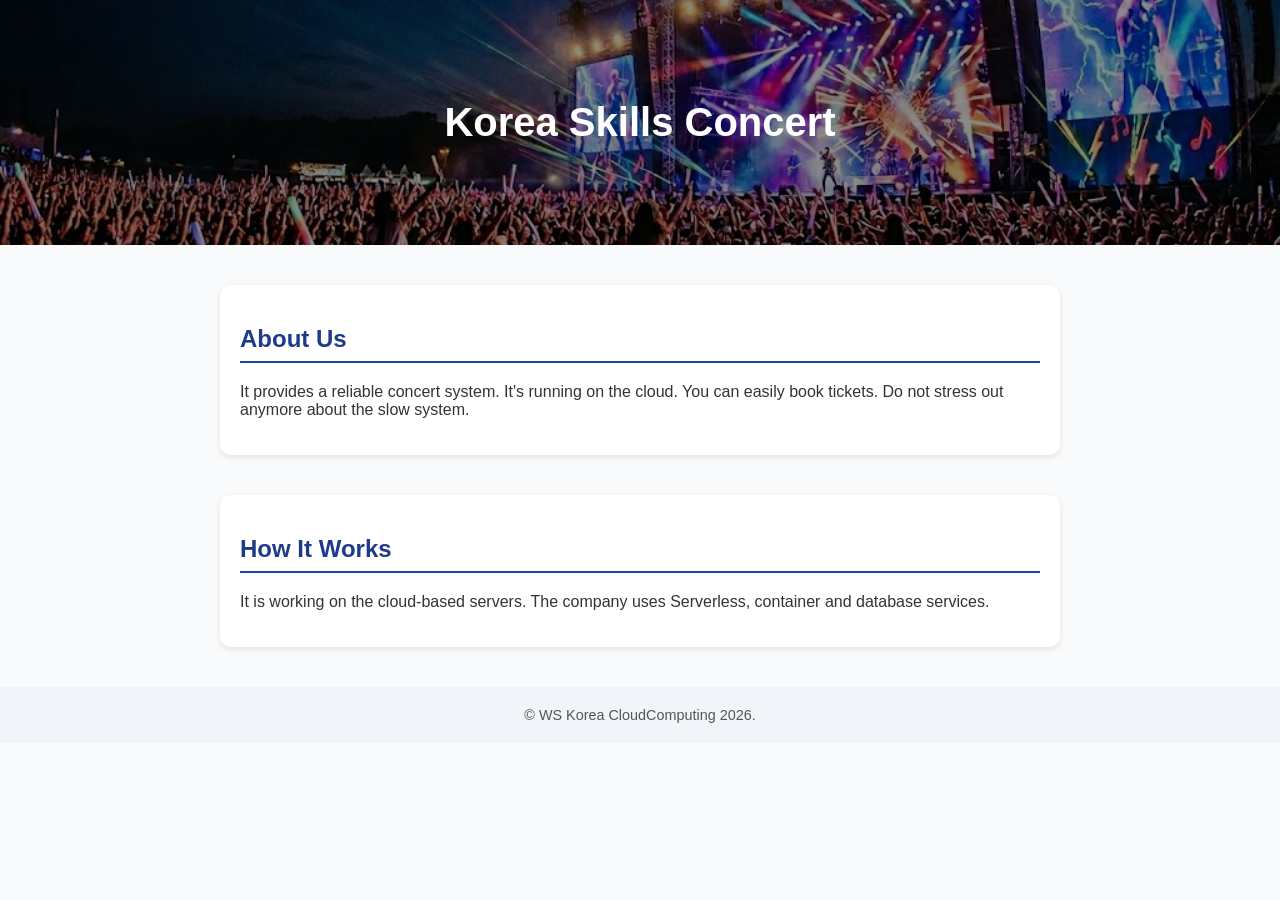
<file: 전국기능경기대회_1일차 파일/index.html>
<!DOCTYPE html>
<html lang="en">
<head>
  <meta charset="UTF-8">
  <title>SkillsKorea</title>
  <style>
    body {
      font-family: 'Segoe UI', Arial, sans-serif;
      background-color: #f9fafb;
      margin: 0;
      padding: 0;
      color: #333;
    }
    header {
      background-image: url('main.jpeg');
      background-size: cover;
      background-position: center;
      color: white;
      padding: 100px 20px;
      text-align: center;
      position: relative;
    }
    header::after {
      content: "";
      position: absolute;
      top: 0; left: 0; right: 0; bottom: 0;
      background: rgba(0, 0, 0, 0.45); /* 어두운 반투명 오버레이 */
    }
    header h1 {
      position: relative;
      z-index: 1;
      font-size: 2.5em;
      margin: 0;
    }
    section {
      max-width: 800px;
      margin: 40px auto;
      padding: 20px;
      background: white;
      border-radius: 10px;
      box-shadow: 0 2px 6px rgba(0,0,0,0.1);
    }
    h2 {
      color: #1e3a8a;
      border-bottom: 2px solid #1e40af;
      padding-bottom: 8px;
    }
    ul {
      list-style-type: square;
      margin-left: 20px;
    }
    footer {
      text-align: center;
      padding: 20px;
      background-color: #f1f5f9;
      color: #555;
      font-size: 0.9em;
    }
    @media (max-width: 600px) {
      header { padding: 60px 10px; }
      section { margin: 20px; }
    }
  </style>
</head>
<body>

  <header>
    <h1>Korea Skills Concert</h1>
  </header>

  <section id="about">
    <h2>About Us</h2>
    <p>
      It provides a reliable concert system. It's running on the cloud. You can easily book tickets. Do not stress out anymore about the slow system.<br>
    </p>
  </section>

  <section id="how-it-works">
    <h2>How It Works</h2>
    <p>
      It is working on the cloud-based servers. The company uses Serverless, container and database services.
    </p>
  </section>

  <footer>
    © WS Korea CloudComputing 2026.
  </footer>

</body>
</html>
</file>
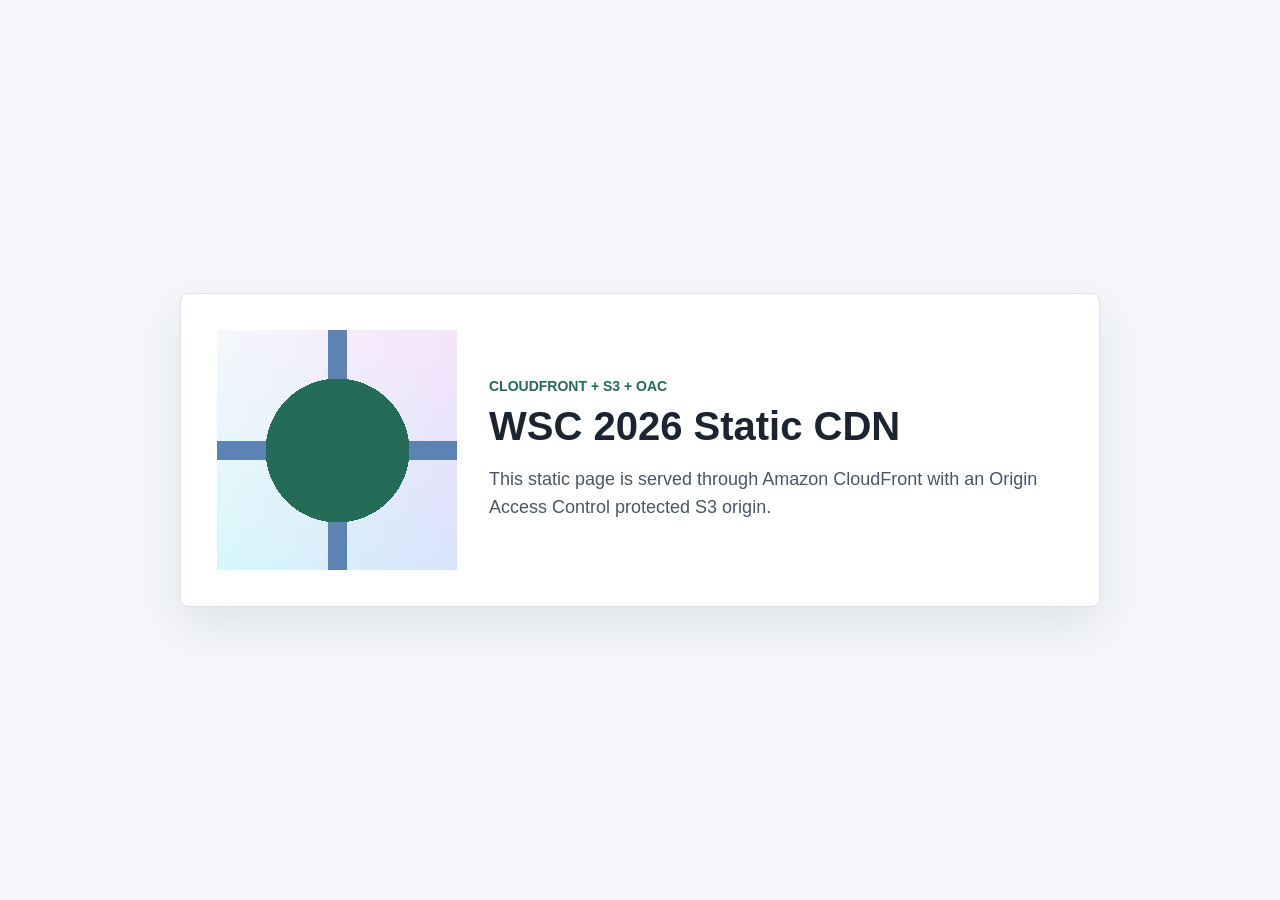
<file: 09/2026년_전국대회_문제/2026년_전국대회_문제/2과제/2과제_지급파일/Module2_CDN/index.html>
<!doctype html>
<html lang="en">
<head>
  <meta charset="utf-8">
  <meta name="viewport" content="width=device-width, initial-scale=1">
  <title>WSC 2026 CDN</title>
  <link rel="stylesheet" href="style.css">
</head>
<body>
  <main class="page">
    <section class="hero">
      <img src="image.png" alt="Cloud computing illustration" class="hero-image">
      <div>
        <p class="eyebrow">CloudFront + S3 + OAC</p>
        <h1>WSC 2026 Static CDN</h1>
        <p class="copy">This static page is served through Amazon CloudFront with an Origin Access Control protected S3 origin.</p>
      </div>
    </section>
  </main>
</body>
</html>
</file>
<file: assets/site.css>
:root {
  color-scheme: light;
  --ink: #182029;
  --muted: #607080;
  --line: #d7dee5;
  --paper: #f7f9fb;
  --white: #ffffff;
  --blue: #1d4ed8;
  --blue-dark: #173d9a;
  --green: #147d64;
  --amber: #b45309;
  --shadow: 0 18px 42px rgba(25, 35, 50, 0.12);
}

* {
  box-sizing: border-box;
}

html {
  scroll-behavior: smooth;
}

body {
  margin: 0;
  color: var(--ink);
  background: var(--paper);
  font-family: "Segoe UI", "Noto Sans KR", Arial, sans-serif;
  line-height: 1.6;
}

a {
  color: inherit;
  text-decoration: none;
}

.site-header {
  background: #eff4f8;
  border-bottom: 1px solid var(--line);
}

.nav {
  display: flex;
  align-items: center;
  justify-content: space-between;
  max-width: 1120px;
  margin: 0 auto;
  padding: 18px 24px;
}

.brand {
  font-weight: 800;
  letter-spacing: 0;
}

.nav-links {
  display: flex;
  gap: 18px;
  color: var(--muted);
  font-size: 15px;
  font-weight: 700;
}

.nav-links a:hover {
  color: var(--blue);
}

.hero {
  max-width: 1120px;
  margin: 0 auto;
  padding: 82px 24px 96px;
}

.eyebrow,
.section-kicker {
  margin: 0 0 10px;
  color: var(--green);
  font-size: 13px;
  font-weight: 800;
  letter-spacing: 0;
  text-transform: uppercase;
}

h1,
h2,
h3,
p {
  margin-top: 0;
}

h1 {
  max-width: 820px;
  margin-bottom: 20px;
  font-size: clamp(36px, 6vw, 68px);
  line-height: 1.08;
  letter-spacing: 0;
}

.hero h1 span {
  display: block;
}

.hero-copy {
  max-width: 760px;
  color: #344252;
  font-size: 19px;
}

.hero-actions {
  display: flex;
  flex-wrap: wrap;
  gap: 12px;
  margin-top: 34px;
}

.button {
  display: inline-flex;
  align-items: center;
  justify-content: center;
  min-height: 44px;
  padding: 11px 18px;
  border: 1px solid var(--line);
  border-radius: 8px;
  background: var(--white);
  color: var(--ink);
  font-weight: 800;
}

.button.primary {
  border-color: var(--blue);
  background: var(--blue);
  color: var(--white);
}

.button:hover {
  border-color: var(--blue-dark);
  box-shadow: 0 8px 20px rgba(29, 78, 216, 0.15);
}

.section {
  max-width: 1120px;
  margin: 0 auto;
  padding: 72px 24px;
}

.band {
  max-width: none;
  padding-left: max(24px, calc((100vw - 1120px) / 2 + 24px));
  padding-right: max(24px, calc((100vw - 1120px) / 2 + 24px));
  background: var(--white);
  border-block: 1px solid var(--line);
}

.section-heading {
  max-width: 760px;
  margin-bottom: 28px;
}

.section-heading h2 {
  margin-bottom: 8px;
  font-size: 32px;
  line-height: 1.2;
}

.section-heading p {
  color: var(--muted);
}

.guide-grid {
  display: grid;
  grid-template-columns: repeat(2, minmax(0, 1fr));
  gap: 18px;
}

.guide-card,
.material-card,
.checklist p {
  border: 1px solid var(--line);
  border-radius: 8px;
  background: var(--white);
}

.guide-card {
  display: flex;
  min-height: 260px;
  flex-direction: column;
  justify-content: space-between;
  padding: 26px;
  box-shadow: var(--shadow);
}

.guide-card h3 {
  margin: 14px 0 12px;
  font-size: 24px;
}

.guide-card p {
  color: var(--muted);
}

.guide-card a {
  width: fit-content;
  color: var(--blue);
  font-weight: 800;
}

.guide-card.accent-card {
  border-color: #8bb9aa;
  background: #f4fbf8;
}

.badge {
  display: inline-flex;
  padding: 5px 9px;
  border-radius: 999px;
  background: #e7f3ef;
  color: var(--green);
  font-size: 12px;
  font-weight: 800;
}

.material-grid {
  display: grid;
  grid-template-columns: repeat(5, minmax(0, 1fr));
  gap: 14px;
}

.material-card {
  display: flex;
  min-height: 172px;
  flex-direction: column;
  gap: 9px;
  padding: 18px;
  transition: transform 160ms ease, border-color 160ms ease, box-shadow 160ms ease;
}

.material-card:hover {
  transform: translateY(-3px);
  border-color: #9cb7d4;
  box-shadow: 0 12px 28px rgba(25, 35, 50, 0.1);
}

.material-card.featured {
  background: #edf7f4;
  border-color: #99c8ba;
}

.number {
  color: var(--amber);
  font-size: 13px;
  font-weight: 900;
}

.material-card strong {
  font-size: 18px;
  line-height: 1.28;
}

.material-card span:last-child {
  color: var(--muted);
  font-size: 14px;
}

.checklist {
  display: grid;
  grid-template-columns: repeat(2, minmax(0, 1fr));
  gap: 12px;
}

.checklist p {
  margin: 0;
  padding: 18px;
  color: #3d4a58;
}

.checklist strong {
  display: block;
  margin-bottom: 4px;
  color: var(--ink);
}

.footer {
  padding: 28px 24px 42px;
  color: var(--muted);
  text-align: center;
}

.footer a {
  color: var(--blue);
  font-weight: 800;
}

.doc-header {
  background: #eff4f8;
  border-bottom: 1px solid var(--line);
}

.doc-title-wrap {
  max-width: 1120px;
  margin: 0 auto;
  padding: 46px 24px 54px;
}

.doc-title-wrap h1 {
  max-width: 900px;
  margin-bottom: 12px;
  font-size: clamp(34px, 5vw, 56px);
}

.doc-title-wrap p:last-child {
  max-width: 760px;
  color: var(--muted);
  font-size: 18px;
}

.doc-layout {
  display: grid;
  grid-template-columns: 220px minmax(0, 1fr);
  gap: 32px;
  max-width: 1120px;
  margin: 0 auto;
  padding: 42px 24px 80px;
}

.doc-sidebar {
  position: sticky;
  top: 18px;
  align-self: start;
  max-height: calc(100vh - 36px);
  overflow-y: auto;
  scrollbar-gutter: stable;
  display: flex;
  flex-direction: column;
  gap: 8px;
}

.doc-sidebar a {
  flex: none;
  padding: 10px 12px;
  border: 1px solid var(--line);
  border-radius: 8px;
  background: var(--white);
  color: var(--muted);
  font-weight: 800;
}

.doc-sidebar:focus-visible,
.doc-sidebar a:focus-visible {
  outline: 3px solid var(--blue);
  outline-offset: -3px;
}

.doc-sidebar a:hover,
.doc-sidebar a[aria-current="page"] {
  border-color: #9cb7d4;
  color: var(--blue);
}

.markdown-body {
  min-width: 0;
  padding: 34px;
  border: 1px solid var(--line);
  border-radius: 8px;
  background: var(--white);
  box-shadow: var(--shadow);
}

.markdown-body h1 {
  margin-bottom: 24px;
  font-size: 36px;
}

.markdown-body h2 {
  margin-top: 44px;
  padding-top: 22px;
  border-top: 1px solid var(--line);
  font-size: 26px;
}

.markdown-body h3 {
  margin-top: 28px;
  font-size: 21px;
}

.markdown-body p,
.markdown-body li {
  color: #374556;
}

.markdown-body code {
  padding: 2px 5px;
  border-radius: 5px;
  background: #eef2f6;
  color: #233144;
  font-family: Consolas, "SFMono-Regular", monospace;
  font-size: 0.92em;
}

.markdown-body pre {
  overflow-x: auto;
  padding: 16px;
  border-radius: 8px;
  background: #1f2937;
}

.markdown-body pre code {
  padding: 0;
  background: transparent;
  color: #f8fafc;
}

.markdown-body figure {
  margin: 24px 0 30px;
}

.markdown-body figure img {
  display: block;
  width: 100%;
  height: auto;
  border: 1px solid var(--line);
  border-radius: 8px;
  background: #f8fafc;
  box-shadow: 0 10px 24px rgba(25, 35, 50, 0.08);
}

.markdown-body figcaption {
  margin-top: 8px;
  color: var(--muted);
  font-size: 14px;
  text-align: center;
}

.table-wrap {
  overflow-x: auto;
  margin: 18px 0 28px;
}

.markdown-body table {
  width: 100%;
  border-collapse: collapse;
  font-size: 15px;
}

.markdown-body th,
.markdown-body td {
  padding: 10px 12px;
  border: 1px solid var(--line);
  text-align: left;
  vertical-align: top;
}

.markdown-body th {
  background: #f0f4f7;
  color: var(--ink);
}

.error {
  color: #b91c1c;
  font-weight: 800;
}

.score-submit {
  margin-top: 52px;
  padding: 28px;
  border: 2px solid #9cb7d4;
  border-radius: 12px;
  background: #f8fbff;
}

.score-submit__heading h2 {
  margin-top: 4px;
  padding-top: 0;
  border-top: 0;
}

.score-submit__notice,
.score-submit__setup {
  margin: 18px 0;
  padding: 14px 16px;
  border-radius: 8px;
}

.score-submit__notice {
  border: 1px solid #e6bd55;
  background: #fff8df;
}

.score-submit__notice p,
.score-submit__setup {
  margin: 4px 0 0;
}

.score-submit__setup {
  border: 1px solid #ef9a9a;
  background: #fff1f1;
  color: #8f1d1d;
}

.score-submit__form,
.score-submit__wide {
  display: block;
}

.score-submit__grid {
  display: grid;
  grid-template-columns: repeat(2, minmax(0, 1fr));
  gap: 14px;
}

.score-submit label {
  color: var(--ink);
  font-weight: 800;
}

.score-submit input[type="text"],
.score-submit input:not([type]),
.score-submit textarea {
  box-sizing: border-box;
  width: 100%;
  margin-top: 7px;
  padding: 11px 12px;
  border: 1px solid #b9c8d8;
  border-radius: 7px;
  background: var(--white);
  color: var(--ink);
  font: inherit;
}

.score-submit textarea {
  resize: vertical;
  font-family: Consolas, "SFMono-Regular", monospace;
  font-size: 13px;
}

.score-submit__wide {
  grid-column: 1 / -1;
  margin-top: 14px;
}

.score-submit__confirm {
  display: flex !important;
  align-items: flex-start;
  gap: 9px;
  margin-top: 14px;
  font-weight: 700 !important;
}

.score-submit__confirm input {
  margin-top: 4px;
}

.score-submit__actions {
  display: flex;
  flex-wrap: wrap;
  gap: 10px;
  margin-top: 18px;
}

.score-submit__button,
.score-submit__secondary {
  padding: 11px 18px;
  border-radius: 7px;
  font: inherit;
  font-weight: 800;
  cursor: pointer;
}

.score-submit__button {
  border: 1px solid var(--blue);
  background: var(--blue);
  color: var(--white);
}

.score-submit__button:disabled {
  cursor: not-allowed;
  opacity: 0.5;
}

.score-submit__secondary {
  border: 1px solid #9cb7d4;
  background: var(--white);
  color: var(--blue);
}

.score-submit__status {
  min-height: 24px;
  margin: 14px 0 0;
  font-weight: 800;
}

.score-submit__status.is-success { color: #137333; }
.score-submit__status.is-error { color: #b91c1c; }
.score-submit__trap,
.score-submit__frame { display: none; }

@media (max-width: 860px) {
  .guide-grid,
  .checklist,
  .doc-layout {
    grid-template-columns: 1fr;
  }

  .doc-sidebar {
    position: static;
    max-height: none;
    overflow: visible;
    scrollbar-gutter: auto;
    display: grid;
    grid-template-columns: repeat(3, minmax(0, 1fr));
  }

  .material-grid {
    grid-template-columns: repeat(2, minmax(0, 1fr));
  }
}

@media (max-width: 620px) {
  .nav {
    align-items: flex-start;
    flex-direction: column;
    gap: 12px;
  }

  .nav-links {
    width: 100%;
    justify-content: space-between;
  }

  .hero {
    padding-top: 56px;
    padding-bottom: 68px;
  }

  .section,
  .band {
    padding-top: 52px;
    padding-bottom: 52px;
  }

  .material-grid {
    grid-template-columns: 1fr;
  }

  .button {
    width: 100%;
  }

  .doc-sidebar {
    grid-template-columns: 1fr;
  }

  .markdown-body {
    padding: 22px;
  }

  .score-submit__grid {
    grid-template-columns: 1fr;
  }
}
.score-submit__secondary {
  display: inline-flex;
  align-items: center;
  text-decoration: none;
}

.score-submit__download {
  margin: 18px 0;
  padding: 16px;
  border: 1px solid #c7d8ea;
  border-radius: 8px;
  background: #f5f9ff;
}

.score-submit__download p {
  margin: 10px 0;
}

/* Distinguish explanatory prose from executable code. */
.markdown-body { font-size:16px; line-height:1.78; }
.markdown-body > p { max-width:78ch; margin:12px 0 18px; }
.markdown-body h2 { color:#102a43; }
.markdown-body h3 { padding-left:12px; border-left:4px solid #2f80ed; color:#173b63; }
.code-panel { overflow:hidden; margin:18px 0 28px; border:1px solid #334155; border-radius:10px; background:#0b1220; box-shadow:0 10px 24px rgba(15,23,42,.16); }
.code-panel__bar { display:flex; align-items:center; justify-content:space-between; min-height:38px; padding:0 10px 0 14px; border-bottom:1px solid #293548; background:#172033; color:#93c5fd; font:700 11px/1 Consolas,monospace; letter-spacing:.08em; }
.markdown-body .code-panel pre { margin:0; padding:18px 20px; border-radius:0; background:#0b1220; line-height:1.65; tab-size:2; }
.markdown-body .code-panel pre code { color:#dbeafe; white-space:pre; font-size:14px; }
.code-copy { padding:7px 11px; border:1px solid #52627a; border-radius:6px; background:#243047; color:#f8fafc; font:700 12px/1 system-ui,sans-serif; cursor:pointer; }
.code-copy:hover,.code-copy:focus-visible { border-color:#93c5fd; background:#31415e; }
.markdown-body :not(pre)>code { padding:.16em .42em; border:1px solid #d7e0ea; background:#f1f5f9; color:#b42318; font-weight:650; }
.markdown-body blockquote { margin:20px 0; padding:14px 18px; border-left:4px solid #f59e0b; border-radius:0 8px 8px 0; background:#fff8e8; color:#653c08; }
.markdown-body tbody tr:nth-child(even) { background:#f8fafc; }
@media (max-width:620px) {
  .markdown-body { padding:22px 16px; font-size:15px; }
  .markdown-body .code-panel pre { padding:15px; }
  .markdown-body .code-panel pre code { font-size:12.5px; }
}
/* Consolidated learning navigation */
.guide-actions { display:flex; flex-direction:column; gap:10px; }
.library-link { margin-top:28px; }
.library-link a, .library-list a, .version-notice a { color:var(--blue); text-decoration:underline; text-underline-offset:3px; }
.library-list { padding-left:22px; }
.library-list li { padding:12px 0; border-bottom:1px solid var(--line); }
.archive-disclosure summary { cursor:pointer; font-weight:700; padding:18px 0; }
.archive-disclosure .material-grid { margin-top:14px; }
.version-notice { background:#fff7e8; border-left:4px solid var(--amber); padding:16px; }
a:focus-visible, summary:focus-visible { outline:3px solid var(--blue); outline-offset:4px; }
</file>
<file: day3-system-operation/styles.css>
:root{--ink:#142016;--muted:#56605a;--paper:#f5f3eb;--card:#fffdf6;--green:#1d5a43;--lime:#d8ff77;--orange:#ff6b35;--line:#d6d7ce;--code:#101b16}*{box-sizing:border-box}html{scroll-behavior:smooth}body{margin:0;background:var(--paper);color:var(--ink);font-family:Pretendard,"Noto Sans KR",system-ui,sans-serif;line-height:1.72}a{color:inherit}.hero{background:var(--ink);color:#fff;padding:24px max(6vw,24px) 72px;min-height:680px;position:relative;overflow:hidden}.hero:after{content:"03";position:absolute;right:-30px;bottom:-160px;font-size:480px;font-weight:900;color:#1d3024;line-height:1}.hero nav,.hero-inner{position:relative;z-index:1;max-width:1240px;margin:auto}.hero nav{display:flex;justify-content:space-between;align-items:center}.hero nav a{text-decoration:none}.brand{font-weight:900;letter-spacing:.08em}.hero-inner{padding-top:110px}.eyebrow,.kicker{text-transform:uppercase;letter-spacing:.12em;font-size:.78rem;font-weight:800;color:var(--orange)}h1{font-size:clamp(4rem,10vw,9rem);line-height:.88;letter-spacing:-.07em;margin:22px 0 34px;max-width:1000px}h1 span{color:var(--lime)}.lead{font-size:1.18rem;color:#c8d1ca;max-width:720px}.hero-actions{display:flex;gap:12px;margin:34px 0}.button{border:1px solid #577064;padding:12px 20px;text-decoration:none;border-radius:999px;font-weight:700}.button.primary{background:var(--lime);color:var(--ink);border-color:var(--lime)}.status{display:flex;gap:14px 28px;flex-wrap:wrap;border-top:1px solid #415148;padding-top:24px;margin-top:54px}.status span{color:#91a197}.status b{color:#fff}main{max-width:1380px;margin:auto;display:grid;grid-template-columns:220px minmax(0,920px);gap:70px;padding:80px 36px}.toc{position:sticky;top:24px;align-self:start;display:flex;flex-direction:column;gap:6px;font-size:.9rem}.toc strong{margin-bottom:12px}.toc a{text-decoration:none;color:var(--muted);padding:4px 0}.toc a:hover{color:var(--orange)}article{min-width:0}section{margin-bottom:110px;scroll-margin-top:24px}section h2{font-size:clamp(2.1rem,4vw,3.7rem);letter-spacing:-.045em;line-height:1.08;margin:10px 0 30px}.notice,.callout{padding:22px 25px;background:var(--card);border-left:5px solid var(--green);box-shadow:0 8px 30px #1b26150b}.notice{margin-bottom:80px}.callout{margin:28px 0}.callout.warning{border-color:var(--orange)}code{font-family:"Cascadia Code",Consolas,monospace;font-size:.9em;background:#e8e8df;padding:.12em .3em;border-radius:4px}pre{background:var(--code);color:#ddf4e4;padding:24px;overflow:auto;border-radius:4px;margin:26px 0;box-shadow:0 12px 30px #13211818}pre code{background:none;padding:0;font-size:.84rem}.danger-grid,.cards{display:grid;grid-template-columns:1fr 1fr;gap:14px}.danger-card,.cards>div{background:var(--card);border:1px solid var(--line);padding:24px}.danger-card b{color:#b83a19;font-size:1.1rem}.danger-card p,.cards p{margin-bottom:0;color:var(--muted)}.table-wrap{overflow:auto}table{width:100%;border-collapse:collapse;background:var(--card)}th,td{text-align:left;border-bottom:1px solid var(--line);padding:15px 16px;vertical-align:top}th{background:var(--ink);color:#fff;font-size:.82rem;letter-spacing:.04em}.diagram{background:#e4efdf;padding:38px;text-align:center;border:1px solid #c2d0bd}.node{display:inline-block;background:var(--card);border:2px solid var(--ink);padding:12px 22px;font-weight:800}.node.edge{background:var(--ink);color:#fff}.node.edge span{color:var(--lime);margin:0 12px}.arrow{font-weight:800;margin:10px}.cluster{border:2px dashed var(--green);padding:24px}.services{display:flex;gap:12px;margin-top:18px}.services span{background:var(--card);border:1px solid var(--green);padding:16px;flex:1;font-weight:800}.services small,.node small{font-weight:500;color:var(--muted)}.split{display:flex;justify-content:space-around;font-size:1.5rem}.split>div{flex:1}.specs{display:grid;grid-template-columns:repeat(3,1fr);gap:1px;background:var(--line);border:1px solid var(--line);margin:25px 0}.specs span{background:var(--card);padding:18px}.specs b{display:block;color:var(--green);font-size:.78rem;text-transform:uppercase}.steps{list-style:none;padding:0;counter-reset:steps}.steps li{counter-increment:steps;display:grid;grid-template-columns:44px 180px 1fr;gap:10px;padding:18px 0;border-bottom:1px solid var(--line)}.steps li:before{content:counter(steps,decimal-leading-zero);font-weight:900;color:var(--orange)}.checklist{background:var(--ink);color:#fff;padding:28px}.checklist label{display:block;padding:14px;border-bottom:1px solid #34453c;cursor:pointer}.checklist input{width:20px;height:20px;margin-right:12px;vertical-align:middle;accent-color:var(--lime)}.sources ul{columns:2}.sources li{margin-bottom:10px}footer{background:var(--ink);color:#c6d0c9;display:flex;justify-content:space-between;padding:30px max(6vw,24px)}@media(max-width:900px){.hero{min-height:auto}.hero-inner{padding-top:70px}main{display:block;padding:60px 20px}.toc{display:none}.danger-grid,.cards{grid-template-columns:1fr}.specs{grid-template-columns:1fr 1fr}.services{flex-direction:column}.steps li{grid-template-columns:36px 1fr}.steps li span{grid-column:2}.sources ul{columns:1}}@media(max-width:520px){h1{font-size:3.6rem}.status{display:grid;grid-template-columns:auto 1fr}.specs{grid-template-columns:1fr}.diagram{padding:20px 10px}.hero-actions{flex-direction:column}.button{text-align:center}}

article h3{font-size:1.55rem;letter-spacing:-.025em;margin:55px 0 18px;padding-bottom:10px;border-bottom:2px solid var(--line)} article h3 code{font-size:.75em}
</file>
<file: 09/2026년_전국대회_문제/2026년_전국대회_문제/2과제/2과제_지급파일/Module2_CDN/style.css>
:root {
  color-scheme: light;
  font-family: Arial, Helvetica, sans-serif;
  background: #f5f7fb;
  color: #1b2430;
}

* {
  box-sizing: border-box;
}

body {
  margin: 0;
  min-height: 100vh;
}

.page {
  min-height: 100vh;
  display: grid;
  place-items: center;
  padding: 32px;
}

.hero {
  width: min(920px, 100%);
  display: grid;
  grid-template-columns: 240px 1fr;
  gap: 32px;
  align-items: center;
  padding: 36px;
  border: 1px solid #dbe3ef;
  border-radius: 8px;
  background: #ffffff;
  box-shadow: 0 18px 48px rgba(27, 36, 48, 0.10);
}

.hero-image {
  width: 100%;
  max-width: 240px;
  aspect-ratio: 1;
  object-fit: contain;
}

.eyebrow {
  margin: 0 0 10px;
  font-size: 14px;
  font-weight: 700;
  color: #246b58;
  text-transform: uppercase;
}

h1 {
  margin: 0;
  font-size: 40px;
  line-height: 1.1;
}

.copy {
  max-width: 560px;
  margin: 18px 0 0;
  font-size: 18px;
  line-height: 1.55;
  color: #4a5665;
}

@media (max-width: 720px) {
  .hero {
    grid-template-columns: 1fr;
    padding: 24px;
  }

  h1 {
    font-size: 32px;
  }
}
</file>
